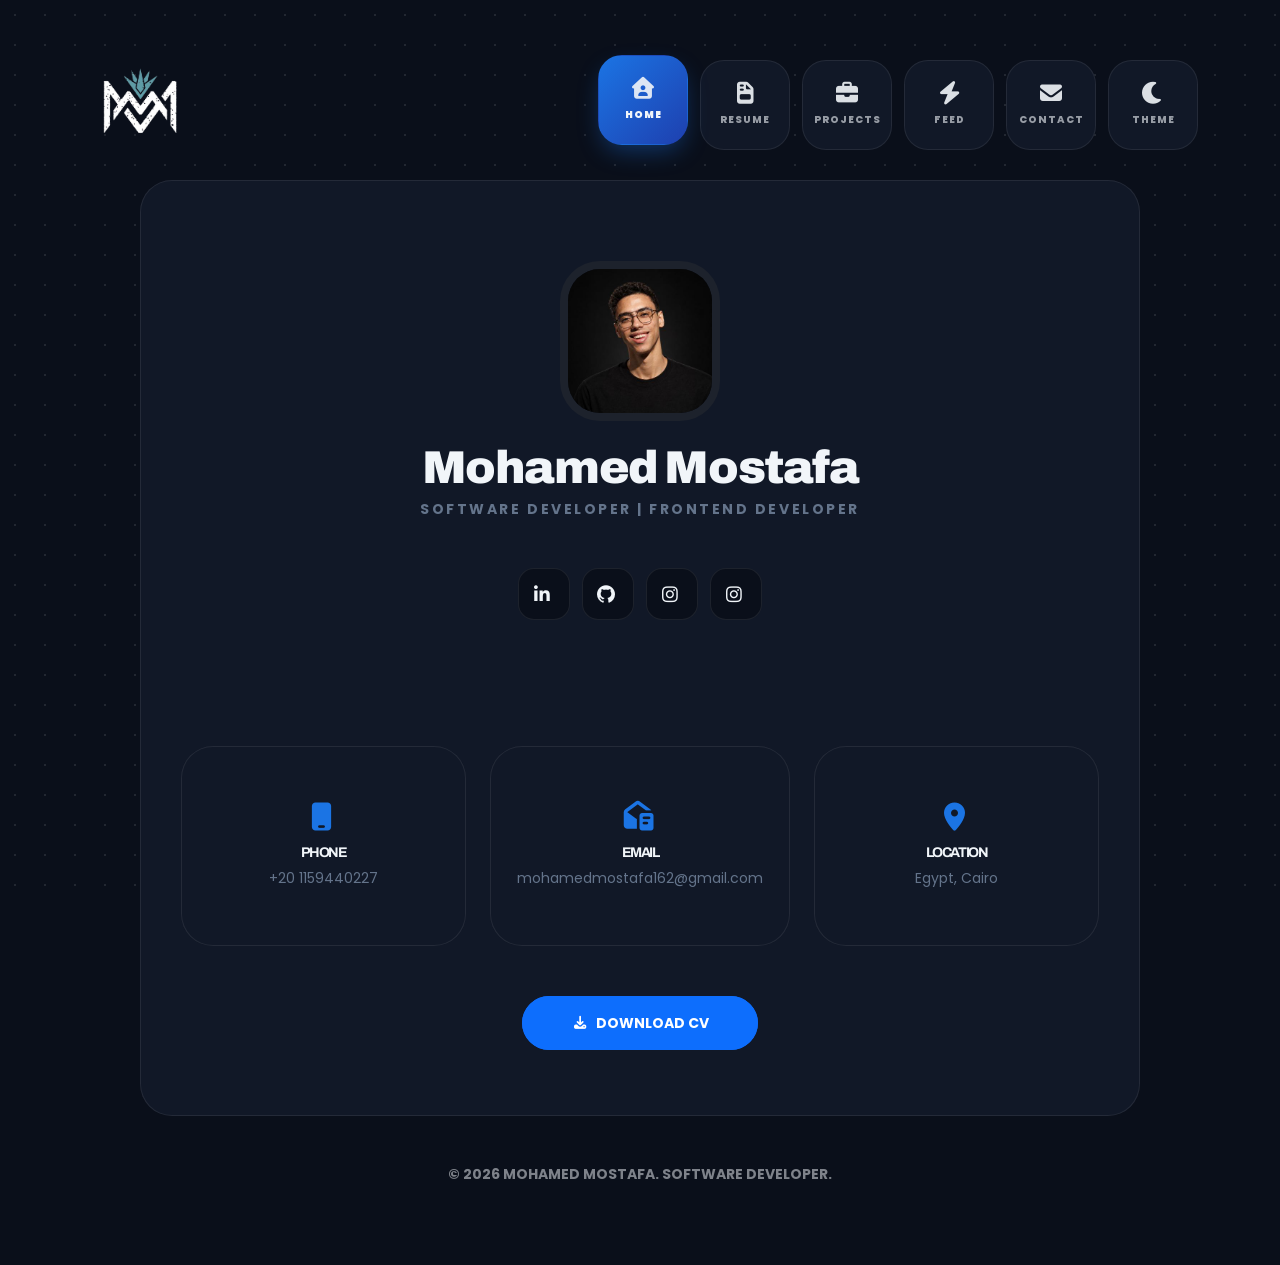
<file: index.html>
<!DOCTYPE html>
<html lang="en">

<head>
    <meta charset="UTF-8" />
    <meta name="viewport" content="width=device-width, initial-scale=1.0" />
    <meta http-equiv="X-UA-Compatible" content="ie=edge" />
    <meta name="description" content="Mohamed Mostafa Portfolio" />
    <title>Mohamed Mostafa | Frontend Developer</title>
    <!-- Fav Icon  -->
    <link rel="icon" href="./assets/images/MM_transparent.png" type="image/png">
    <!-- google fonts -->
    <!-- Poppins Font -->
    <link rel="preconnect" href="https://fonts.googleapis.com">
    <link rel="preconnect" href="https://fonts.gstatic.com" crossorigin>
    <link
        href="https://fonts.googleapis.com/css2?family=Poppins:ital,wght@0,100;0,200;0,300;0,400;0,500;0,600;0,700;0,800;0,900;1,100;1,200;1,300;1,400;1,500;1,600;1,700;1,800;1,900&display=swap"
        rel="stylesheet">
    <!-- Archivo Font -->
    <link rel="preconnect" href="https://fonts.googleapis.com">
    <link rel="preconnect" href="https://fonts.gstatic.com" crossorigin>
    <link href="https://fonts.googleapis.com/css2?family=Archivo:ital,wght@0,100..900;1,100..900&display=swap"
        rel="stylesheet">
    <!-- Font Awesome -->
    <link rel="stylesheet" href="./assets/css/all.min.css">
    <!-- Main File Css -->
    <link rel="stylesheet" href="./assets/css/style.css">
</head>

<body>
    <div class="wrapper">
        <div class="main-content">
            <div class="container">
                <!-- START HEADER -->
                <header class="main_header">
                    <div class="logo_Profile">
                        <!-- <a href="index.html">&lt;Mohamed Mostafa &sol;&gt;</a> -->
                        <a href="index.html" class="logo">
                            <img src="./assets/images/MM_transparent.png" alt="Mohamed Mostafa" loding="lazy">
                        </a>
                    </div>
                    <nav>
                        <a href="index.html" class="active">
                            <i class="fa-solid fa-house-user"></i>
                            <span>Home</span>
                        </a>
                        <a href="resume.html">
                            <i class="fa-solid fa-file-invoice"></i>
                            <span>Resume</span>
                        </a>
                        <a href="projects.html">
                            <i class="fa-solid fa-briefcase"></i>
                            <span>Projects</span>
                        </a>
                        <a href="feeds.html">
                            <i class="fa-solid fa-bolt"></i>
                            <span>feed</span>
                        </a>
                        <a href="contact.html">
                            <i class="fa-solid fa-envelope"></i>
                            <span>Contact</span>
                        </a>
                        <a>
                            <!-- <i class="fa-solid fa-sun"></i> -->
                            <i class="fa-solid fa-moon"></i>
                            <span>theme</span>
                        </a>
                    </nav>
                </header>
                <!-- END HEADER -->
                <!-- START CARD MASTER -->
                <main class="card-master card">
                    <div class="avatar-box">
                        <div class="img-profile">
                            <img src="./assets/images/mohamed.jfif" alt="Mohamed Mostafa" loding="lazy">
                        </div>
                        <h1 class="profile-title">Mohamed Mostafa</h1>
                        <p class="profile-job">Software Developer | Frontend Developer</p>
                        <div class="social-links">
                            <ul class="social-list">
                                <li class="social-item">
                                    <a href="#" class="social-link"><i class="fa-brands fa-linkedin-in"></i></a>
                                </li>
                                <li class="social-item">
                                    <a href="#" class="social-link"><i class="fa-brands fa-github"></i></a>
                                </li>
                                <li class="social-item">
                                    <a href="#" class="social-link"><i class="fa-brands fa-instagram"></i></a>
                                </li>
                                <li class="social-item">
                                    <a href="#" class="social-link"><i class="fa-brands fa-instagram"></i></a>
                                </li>
                            </ul>
                        </div>
                    </div>

                    <div class="contact">
                        <div class="contact-card">
                            <div class="contact-info">
                                <i class="fa-solid fa-mobile"></i>
                                <h5>Phone</h5>
                                <p>+20 1159440227</p>
                            </div>
                        </div>

                        <div class="contact-card">
                            <div class="contact-info">
                                <i class="fa-solid fa-envelope-open-text"></i>
                                <h5>Email</h5>
                                <p>mohamedmostafa162@gmail.com</p>
                            </div>
                        </div>

                        <div class="contact-card">
                            <div class="contact-info">
                                <i class="fa-solid fa-location-dot"></i>
                                <h5>Location</h5>
                                <p>Egypt, Cairo</p>
                            </div>
                        </div>

                    </div>
                    <div class="download_cv">
                        <a class="btn-primary" href="./assets/files/Mohamed Mostafa (CV).pdf" download>
                            <i class="fa-solid fa-download me-2"></i>
                            Download CV
                        </a>
                    </div>
                </main>
                <!-- END CARD MASTER -->
                <!-- START FOOTER -->
                <footer>
                    <p>© 2026 MOHAMED MOSTAFA. Software Developer.</p>
                </footer>
                <!-- END FOOTER -->
            </div>
        </div>
    </div>

</body>

</html>
</file>
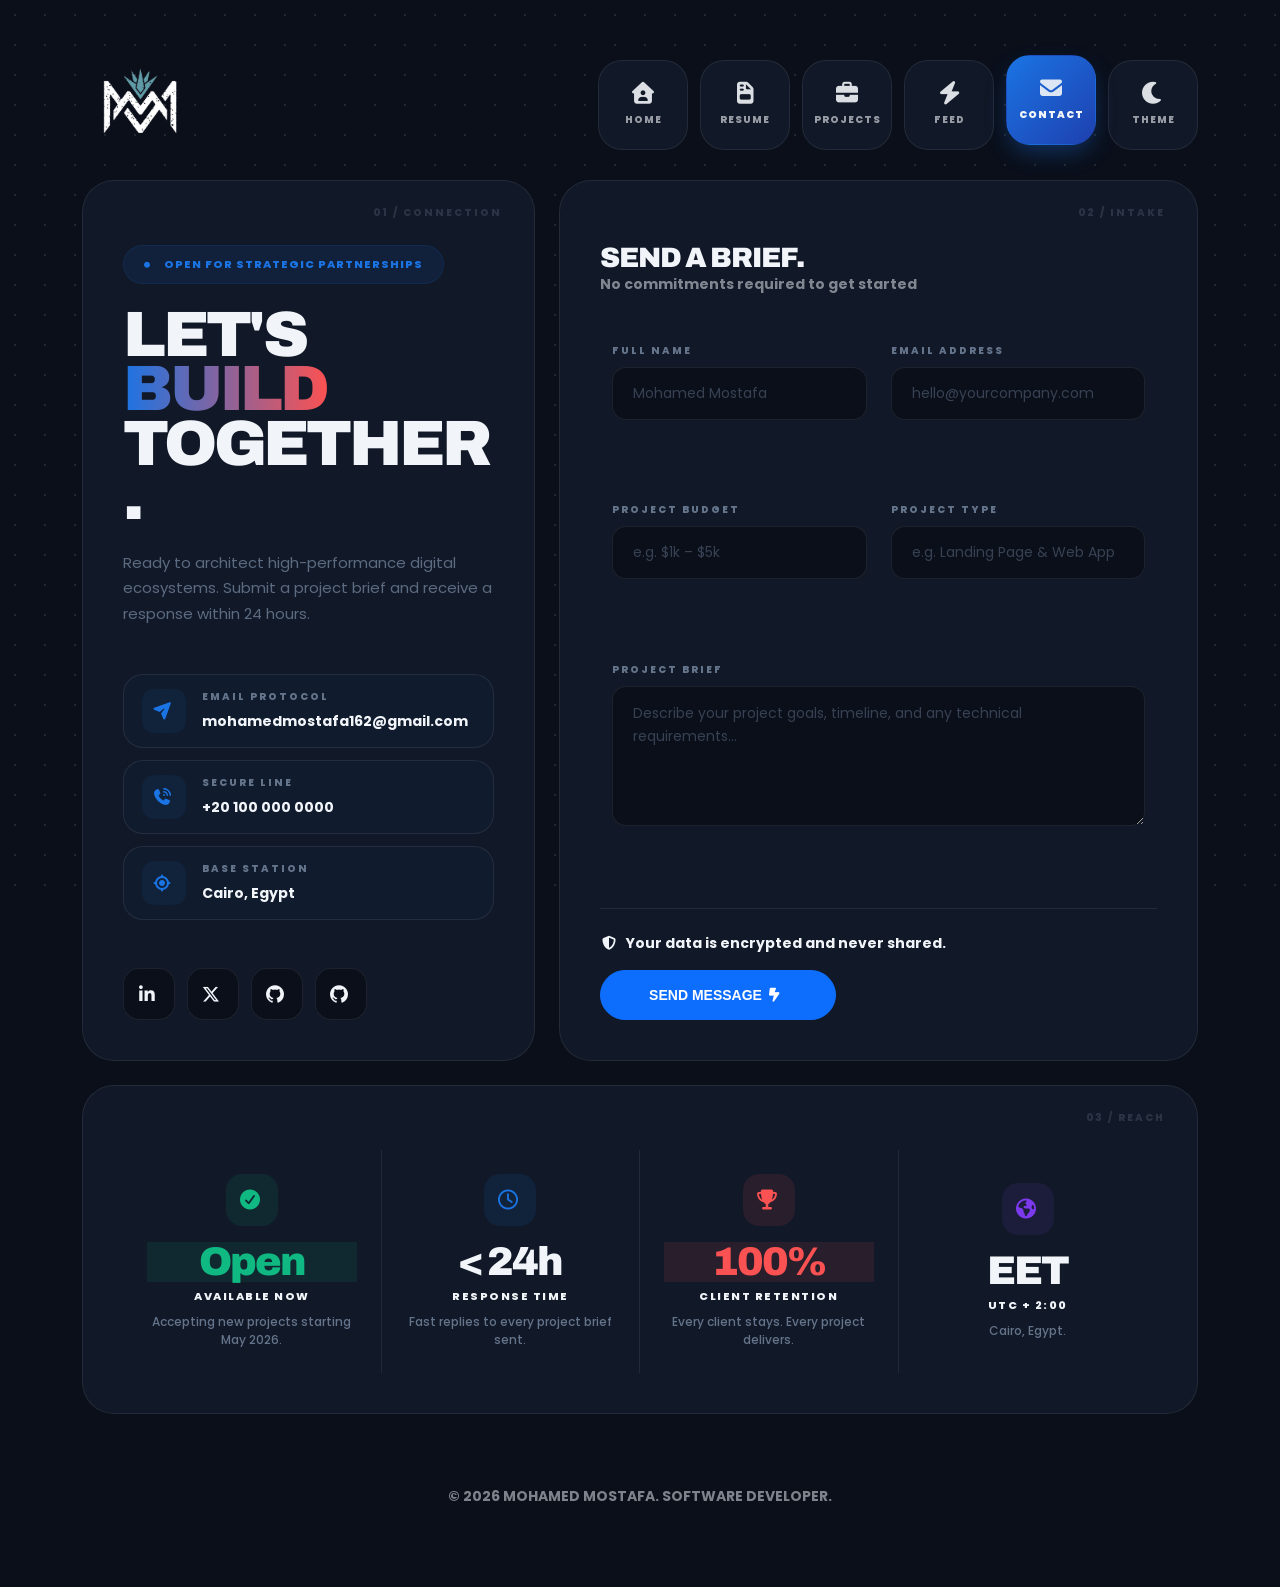
<file: contact.html>
<!DOCTYPE html>
<html lang="en">

<head>
    <meta charset="UTF-8" />
    <meta name="viewport" content="width=device-width, initial-scale=1.0" />
    <meta http-equiv="X-UA-Compatible" content="ie=edge" />
    <meta name="description" content="Mohamed Mostafa Portfolio" />
    <title>Mohamed Mostafa | Frontend Developer</title>
    <link rel="icon" href="./assets/images/MM_transparent.png" type="image/png">
    <!-- google fonts -->
    <!-- Poppins Font -->
    <link rel="preconnect" href="https://fonts.googleapis.com">
    <link rel="preconnect" href="https://fonts.gstatic.com" crossorigin>
    <link
        href="https://fonts.googleapis.com/css2?family=Poppins:ital,wght@0,100;0,200;0,300;0,400;0,500;0,600;0,700;0,800;0,900;1,100;1,200;1,300;1,400;1,500;1,600;1,700;1,800;1,900&display=swap"
        rel="stylesheet">
    <!-- Archivo Font -->
    <link rel="preconnect" href="https://fonts.googleapis.com">
    <link rel="preconnect" href="https://fonts.gstatic.com" crossorigin>
    <link href="https://fonts.googleapis.com/css2?family=Archivo:ital,wght@0,100..900;1,100..900&display=swap"
        rel="stylesheet">
    <!-- Font Awesome -->
    <link rel="stylesheet" href="./assets/css/all.min.css">
    <!-- Main File Css -->
    <link rel="stylesheet" href="./assets/css/style.css">
</head>

<body>
    <div class="wrapper">
        <div class="main-content">
            <div class="container">
                <!-- START HEADER -->
                <header class="main_header">
                    <div class="logo_Profile">
                        <!-- <a href="index.html">&lt;Mohamed Mostafa &sol;&gt;</a> -->
                        <a href="index.html" class="logo">
                            <img src="./assets/images/MM_transparent.png" alt="Mohamed Mostafa" loding="lazy">
                        </a>
                    </div>
                    <nav>
                        <a href="index.html">
                            <i class="fa-solid fa-house-user"></i>
                            <span>Home</span>
                        </a>
                        <a href="resume.html">
                            <i class="fa-solid fa-file-invoice"></i>
                            <span>Resume</span>
                        </a>
                        <a href="projects.html">
                            <i class="fa-solid fa-briefcase"></i>
                            <span>Projects</span>
                        </a>
                        <a href="feeds.html">
                            <i class="fa-solid fa-bolt"></i>
                            <span>feed</span>
                        </a>
                        <a href="contact.html" class="active">
                            <i class="fa-solid fa-envelope"></i>
                            <span>Contact</span>
                        </a>
                        <a>
                            <!-- <i class="fa-solid fa-sun"></i> -->
                            <i class="fa-solid fa-moon"></i>
                            <span>theme</span>
                        </a>
                    </nav>
                </header>
                <!-- END HEADER -->
                <!-- START CARD MASTER -->
                <main class="contact-main-content">
                    <div class="contact-grid">
                        <!-- LEFT: Headline + Quick Reach + Social -->
                        <div class="connection-card card">
                            <span class="card-number">01 / Connection</span>
                            <div class="connection-intro">
                                <div class="status-badge badge-status">
                                    <i class="fa-solid fa-circle"></i>
                                    Open for Strategic Partnerships
                                </div>
                                <h1 class="connection-title">LET'S<br><span>BUILD</span><br>TOGETHER.</h1>
                                <p class="connection-desc">Ready to architect high-performance digital ecosystems.
                                    Submit a project brief and receive a response within 24 hours.</p>
                            </div>
                            <!-- Quick Reach Channels -->
                            <div class="reach-list">
                                <div class="reach-item">
                                    <div class="reach-icon">
                                        <i class="fa-solid fa-paper-plane"></i>
                                    </div>
                                    <div class="reach-info">
                                        <span class="reach-label">Email Protocol</span>
                                        <a href="mailto:mohamedmostafa162@gmail.com"
                                            class="reach-value">mohamedmostafa162@gmail.com</a>
                                    </div>
                                </div>
                                <div class="reach-item">
                                    <div class="reach-icon">
                                        <i class="fa-solid fa-phone-volume"></i>
                                    </div>
                                    <div class="reach-info">
                                        <span class="reach-label">Secure Line</span>
                                        <a href="tel:+201000000000" class="reach-value">+20 100 000 0000</a>
                                    </div>
                                </div>
                                <div class="reach-item">
                                    <div class="reach-icon">
                                        <i class="fa-solid fa-location-crosshairs"></i>
                                    </div>
                                    <div class="reach-info">
                                        <span class="reach-label">Base Station</span>
                                        <span class="reach-value">Cairo, Egypt</span>
                                    </div>
                                </div>
                            </div>

                            <!-- Social Links -->
                            <div class="social-links social-links--pill">
                                <ul class="social-list">
                                    <li class="social-item">
                                        <a href="#" class="social-link"><i class="fa-brands fa-linkedin-in"></i></a>
                                    </li>
                                    <li class="social-item">
                                        <a href="#" class="social-link"><i class="fa-brands fa-x-twitter"></i></a>
                                    </li>
                                    <li class="social-item">
                                        <a href="#" class="social-link"><i class="fa-brands fa-github"></i></a>
                                    </li>
                                    <li class="social-item">
                                        <a href="#" class="social-link"><i class="fa-brands fa-github"></i></a>
                                    </li>
                                </ul>
                            </div>
                        </div>

                        <!-- RIGHT: Contact Form -->
                        <div class="intake-card card">
                            <span class="card-number">02 / Intake</span>

                            <div class="intake-intro">
                                <h2 class="intake-title">Send a Brief.</h2>
                                <p class="intake-subtitle">No commitments required to get started</p>
                            </div>

                            <form id="contact-form" class="intake-form">
                                <div class="form-row">
                                    <div class="form-field">
                                        <label for="name">Full Name</label>
                                        <input type="text" id="name" class="form-input" placeholder="Mohamed Mostafa"
                                            required>
                                    </div>
                                    <div class="form-field">
                                        <label for="email">Email Address</label>
                                        <input type="email" id="email" class="form-input"
                                            placeholder="hello@yourcompany.com" required>
                                    </div>
                                    <div class="form-field">
                                        <label for="budget">Project Budget</label>
                                        <input type="text" id="budget" class="form-input" placeholder="e.g. $1k – $5k">
                                    </div>
                                    <div class="form-field">
                                        <label for="subject">Project Type</label>
                                        <input type="text" id="subject" class="form-input"
                                            placeholder="e.g. Landing Page & Web App" required>
                                    </div>
                                    <div class="form-field form-field--full">
                                        <label for="message">Project Brief</label>
                                        <textarea id="message" class="form-input form-textarea"
                                            placeholder="Describe your project goals, timeline, and any technical requirements..."
                                            required></textarea>
                                    </div>
                                </div>

                                <div class="form-footer">
                                    <p class="form-note">
                                        <i class="fa-solid fa-shield-halved me-2"></i>Your data is encrypted and never
                                        shared.
                                    </p>
                                    <button type="submit" class="btn intake-submit">
                                        Send Message <i class="fa-solid fa-bolt-lightning ms-2"></i>
                                    </button>
                                </div>
                            </form>
                        </div>

                    </div>

                    <!-- STATS BAR -->
                    <div class="reach-stats-card card">
                        <span class="card-number">03 / Reach</span>

                        <div class="reach-stats-list">
                            <div class="reach-stat-item">
                                <div class="reach-stat-icon reach-stat-icon--green">
                                    <i class="fa-solid fa-circle-check"></i>
                                </div>
                                <div class="reach-stat-metric reach-stat-metric--green">Open</div>
                                <div class="reach-stat-title">Available Now</div>
                                <div class="reach-stat-desc">Accepting new projects starting May 2026.</div>
                            </div>

                            <div class="reach-stat-item">
                                <div class="reach-stat-icon reach-stat-icon--blue">
                                    <i class="fa-regular fa-clock"></i>
                                </div>
                                <div class="reach-stat-metric">&lt; 24h</div>
                                <div class="reach-stat-title">Response Time</div>
                                <div class="reach-stat-desc">Fast replies to every project brief sent.</div>
                            </div>

                            <div class="reach-stat-item">
                                <div class="reach-stat-icon reach-stat-icon--coral">
                                    <i class="fa-solid fa-trophy"></i>
                                </div>
                                <div class="reach-stat-metric reach-stat-metric--coral">100%</div>
                                <div class="reach-stat-title">Client Retention</div>
                                <div class="reach-stat-desc">Every client stays. Every project delivers.</div>
                            </div>

                            <div class="reach-stat-item">
                                <div class="reach-stat-icon reach-stat-icon--purple">
                                    <i class="fa-solid fa-earth-americas"></i>
                                </div>
                                <div class="reach-stat-metric">EET</div>
                                <div class="reach-stat-title">UTC + 2:00</div>
                                <div class="reach-stat-desc">Cairo, Egypt.</div>
                            </div>
                        </div>
                    </div>

                </main>
                <!-- END CARD MASTER -->
                <!-- START FOOTER -->
                <footer>
                    <p>© 2026 MOHAMED MOSTAFA. Software Developer.</p>
                </footer>
                <!-- END FOOTER -->
            </div>
        </div>
    </div>

</body>

</html>
</file>
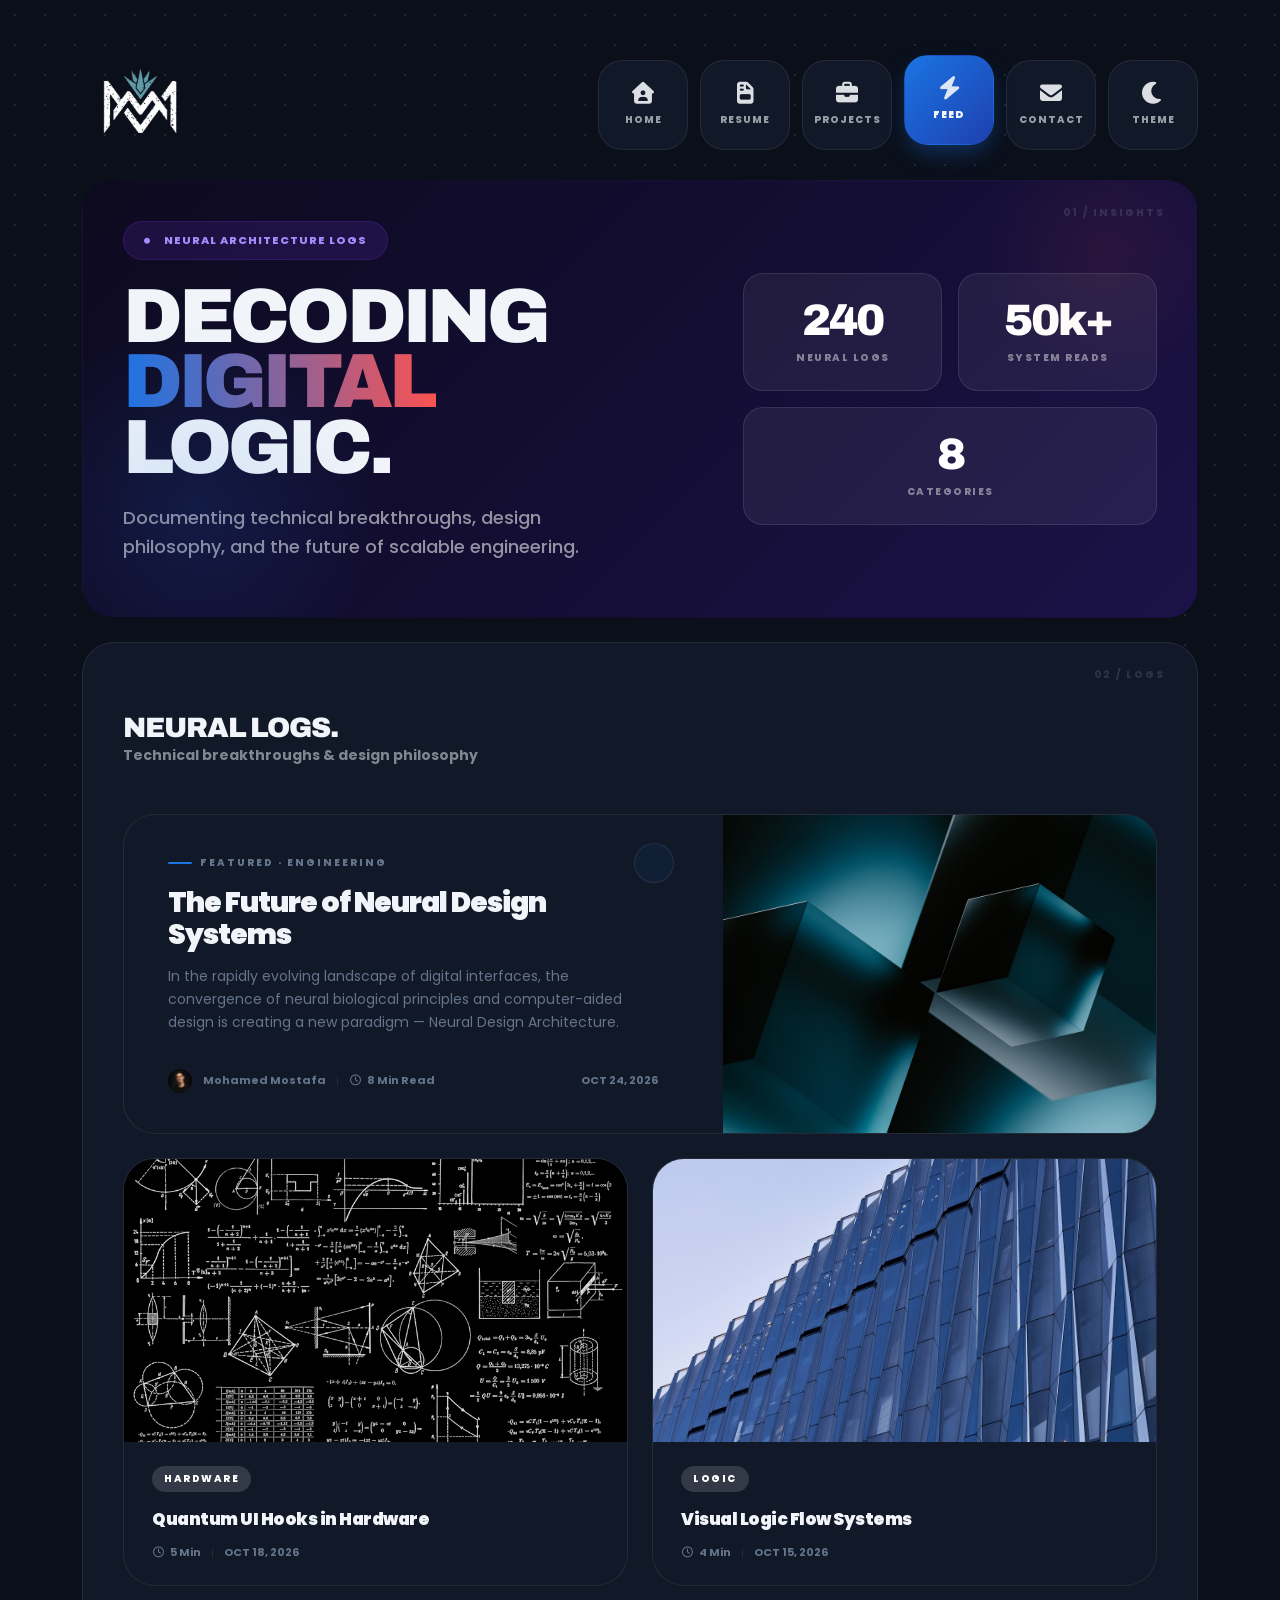
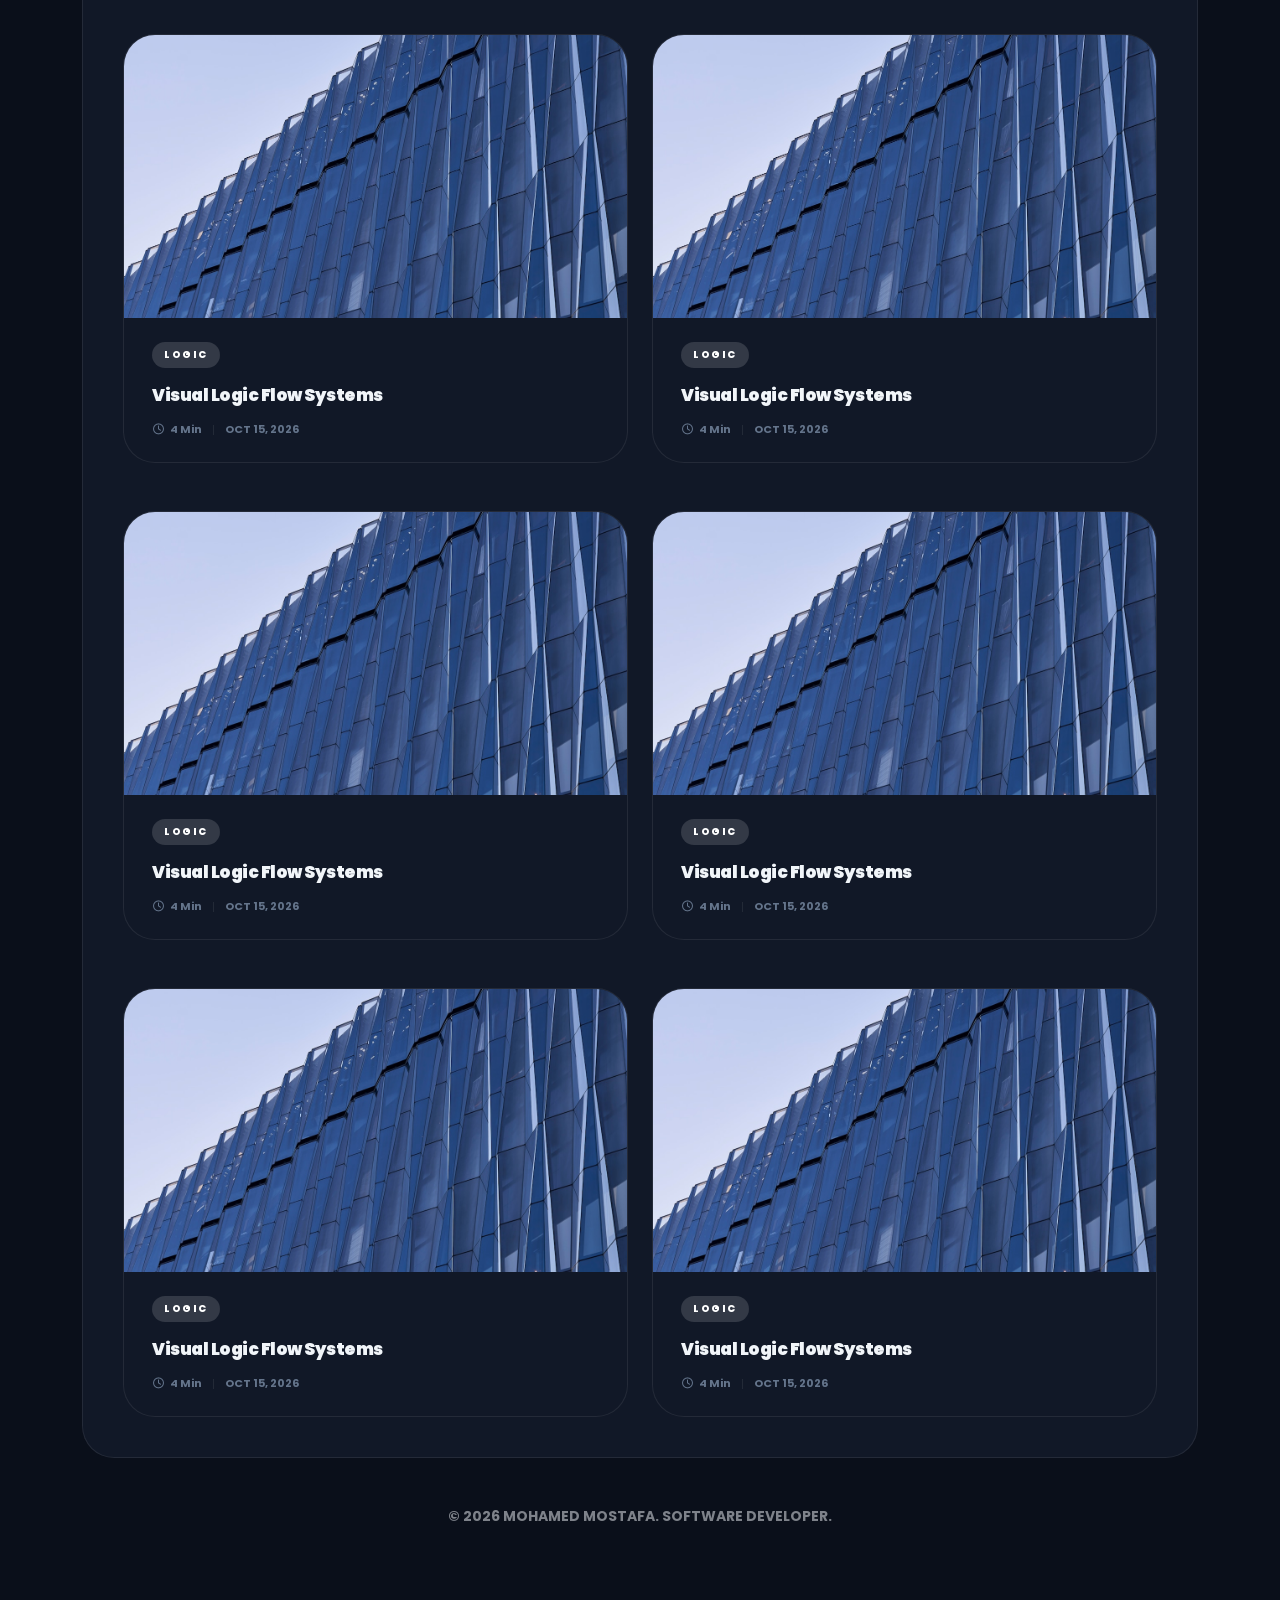
<file: feeds.html>
<!DOCTYPE html>
<html lang="en">

<head>
    <meta charset="UTF-8" />
    <meta name="viewport" content="width=device-width, initial-scale=1.0" />
    <meta http-equiv="X-UA-Compatible" content="ie=edge" />
    <meta name="description" content="Mohamed Mostafa Portfolio" />
    <title>Mohamed Mostafa | Frontend Developer</title>
    <link rel="icon" href="./assets/images/MM_transparent.png" type="image/png">
    <!-- google fonts -->
    <!-- Poppins Font -->
    <link rel="preconnect" href="https://fonts.googleapis.com">
    <link rel="preconnect" href="https://fonts.gstatic.com" crossorigin>
    <link
        href="https://fonts.googleapis.com/css2?family=Poppins:ital,wght@0,100;0,200;0,300;0,400;0,500;0,600;0,700;0,800;0,900;1,100;1,200;1,300;1,400;1,500;1,600;1,700;1,800;1,900&display=swap"
        rel="stylesheet">
    <!-- Archivo Font -->
    <link rel="preconnect" href="https://fonts.googleapis.com">
    <link rel="preconnect" href="https://fonts.gstatic.com" crossorigin>
    <link href="https://fonts.googleapis.com/css2?family=Archivo:ital,wght@0,100..900;1,100..900&display=swap"
        rel="stylesheet">
    <!-- Font Awesome -->
    <link rel="stylesheet" href="./assets/css/all.min.css">
    <!-- Main File Css -->
    <link rel="stylesheet" href="./assets/css/style.css">
</head>

<body>
    <div class="wrapper">
        <div class="main-content">
            <div class="container">
                <!-- START HEADER -->
                <header class="main_header">
                    <div class="logo_Profile">
                        <!-- <a href="index.html">&lt;Mohamed Mostafa &sol;&gt;</a> -->
                        <a href="index.html" class="logo">
                            <img src="./assets/images/MM_transparent.png" alt="Mohamed Mostafa" loding="lazy">
                        </a>
                    </div>
                    <nav>
                        <a href="index.html">
                            <i class="fa-solid fa-house-user"></i>
                            <span>Home</span>
                        </a>
                        <a href="resume.html">
                            <i class="fa-solid fa-file-invoice"></i>
                            <span>Resume</span>
                        </a>
                        <a href="projects.html">
                            <i class="fa-solid fa-briefcase"></i>
                            <span>Projects</span>
                        </a>
                        <a href="feeds.html" class="active">
                            <i class="fa-solid fa-bolt"></i>
                            <span>feed</span>
                        </a>
                        <a href="contact.html">
                            <i class="fa-solid fa-envelope"></i>
                            <span>Contact</span>
                        </a>
                        <a>
                            <!-- <i class="fa-solid fa-sun"></i> -->
                            <i class="fa-solid fa-moon"></i>
                            <span>theme</span>
                        </a>
                    </nav>
                </header>
                <!-- END HEADER -->
                <!-- START CARD MASTER -->
                <main class="feed-main-content">
                    <section class="feed-banner-card card">
                        <span class="card-number">01 / Insights</span>
                        <div class="feeds-banner banner">
                            <div class="feeds-intro intro">
                                <div class="badge-status">
                                    <i class="fa-solid fa-circle"></i>
                                    Neural Architecture Logs
                                </div>
                                <h1 class="hero-title">DECODING<br><span>DIGITAL</span><br>LOGIC.</h1>
                                <p class="hero-desc">Documenting technical breakthroughs, design philosophy, and the
                                    future of scalable engineering.</p>
                            </div>
                            <div class="banner-stats">
                                <div class="banner-stat">
                                    <span class="banner-stat-num">240</span>
                                    <span class="banner-stat-label">Neural Logs</span>
                                </div>
                                <div class="banner-stat">
                                    <span class="banner-stat-num">50k+</span>
                                    <span class="banner-stat-label">System Reads</span>
                                </div>
                                <div class="banner-stat">
                                    <span class="banner-stat-num">8</span>
                                    <span class="banner-stat-label">Categories</span>
                                </div>
                            </div>
                        </div>
                    </section>

                    <!-- Hub: Feeds -->
                    <section class="feed-hub-card card">
                        <span class="card-number">02 / Logs</span>

                        <div class="hub-header">
                            <div class="hub-heading">
                                <h2 class="card-title hub-title">Neural Logs.</h2>
                                <p class="hub-subtitle">Technical breakthroughs &amp; design philosophy</p>
                            </div>
                        </div>

                        <div class="feed-list">
                            <!-- Featured Article -->
                            <article class="feed-featured card">
                                <div class="feed-featured-body">
                                    <span class="feed-label">Featured · Engineering</span>
                                    <a href="#" class="feed-featured-title">The Future of Neural Design Systems</a>
                                    <p class="feed-excerpt">In the rapidly evolving landscape of digital interfaces, the
                                        convergence of neural biological principles and computer-aided design is
                                        creating a new paradigm — Neural Design Architecture.</p>
                                    <div class="feed-meta">
                                        <img src="./assets/images/mohamed.jfif" alt="Mohamed Mostafa"
                                            class="feed-avatar">
                                        <span>Mohamed Mostafa</span>
                                        <span class="feed-divider"></span>
                                        <span><i class="fa-regular fa-clock me-1"></i>8 Min Read</span>
                                        <span class="feed-date">OCT 24, 2026</span>
                                    </div>
                                    <span class="feed-arrow"><i class="fa-solid fa-arrow-up-right"></i></span>
                                </div>
                                <div class="feed-featured-img">
                                    <img src="./assets/images/blog-1.jpg" alt="Neural Design Systems" loading="lazy">
                                </div>
                            </article>

                            <!-- Regular Articles Grid -->
                            <div class="feed-grid">

                                <article class="feed-item card">
                                    <div class="feed-item-img">
                                        <img src="./assets/images/project-2.webp" alt="Quantum UI Hooks" loading="lazy">
                                    </div>
                                    <div class="feed-item-body">
                                        <span class="post-tag tag-hardware">Hardware</span>
                                        <a href="#" class="feed-item-title">Quantum UI Hooks in Hardware</a>
                                        <div class="feed-meta">
                                            <span><i class="fa-regular fa-clock me-1"></i>5 Min</span>
                                            <span class="feed-divider"></span>
                                            <span>OCT 18, 2026</span>
                                        </div>
                                    </div>
                                </article>

                                <article class="feed-item card">
                                    <div class="feed-item-img">
                                        <img src="./assets/images/blog-3.jpg" alt="Visual Logic Flow" loading="lazy">
                                    </div>
                                    <div class="feed-item-body">
                                        <span class="post-tag tag-logic">Logic</span>
                                        <a href="#" class="feed-item-title">Visual Logic Flow Systems</a>
                                        <div class="feed-meta">
                                            <span><i class="fa-regular fa-clock me-1"></i>4 Min</span>
                                            <span class="feed-divider"></span>
                                            <span>OCT 15, 2026</span>
                                        </div>
                                    </div>
                                </article>

                                <article class="feed-item card">
                                    <div class="feed-item-img">
                                        <img src="./assets/images/blog-3.jpg" alt="Visual Logic Flow" loading="lazy">
                                    </div>
                                    <div class="feed-item-body">
                                        <span class="post-tag tag-logic">Logic</span>
                                        <a href="#" class="feed-item-title">Visual Logic Flow Systems</a>
                                        <div class="feed-meta">
                                            <span><i class="fa-regular fa-clock me-1"></i>4 Min</span>
                                            <span class="feed-divider"></span>
                                            <span>OCT 15, 2026</span>
                                        </div>
                                    </div>
                                </article>

                                <article class="feed-item card">
                                    <div class="feed-item-img">
                                        <img src="./assets/images/blog-3.jpg" alt="Visual Logic Flow" loading="lazy">
                                    </div>
                                    <div class="feed-item-body">
                                        <span class="post-tag tag-logic">Logic</span>
                                        <a href="#" class="feed-item-title">Visual Logic Flow Systems</a>
                                        <div class="feed-meta">
                                            <span><i class="fa-regular fa-clock me-1"></i>4 Min</span>
                                            <span class="feed-divider"></span>
                                            <span>OCT 15, 2026</span>
                                        </div>
                                    </div>
                                </article>

                                <article class="feed-item card">
                                    <div class="feed-item-img">
                                        <img src="./assets/images/blog-3.jpg" alt="Visual Logic Flow" loading="lazy">
                                    </div>
                                    <div class="feed-item-body">
                                        <span class="post-tag tag-logic">Logic</span>
                                        <a href="#" class="feed-item-title">Visual Logic Flow Systems</a>
                                        <div class="feed-meta">
                                            <span><i class="fa-regular fa-clock me-1"></i>4 Min</span>
                                            <span class="feed-divider"></span>
                                            <span>OCT 15, 2026</span>
                                        </div>
                                    </div>
                                </article>

                                <article class="feed-item card">
                                    <div class="feed-item-img">
                                        <img src="./assets/images/blog-3.jpg" alt="Visual Logic Flow" loading="lazy">
                                    </div>
                                    <div class="feed-item-body">
                                        <span class="post-tag tag-logic">Logic</span>
                                        <a href="#" class="feed-item-title">Visual Logic Flow Systems</a>
                                        <div class="feed-meta">
                                            <span><i class="fa-regular fa-clock me-1"></i>4 Min</span>
                                            <span class="feed-divider"></span>
                                            <span>OCT 15, 2026</span>
                                        </div>
                                    </div>
                                </article>

                                <article class="feed-item card">
                                    <div class="feed-item-img">
                                        <img src="./assets/images/blog-3.jpg" alt="Visual Logic Flow" loading="lazy">
                                    </div>
                                    <div class="feed-item-body">
                                        <span class="post-tag tag-logic">Logic</span>
                                        <a href="#" class="feed-item-title">Visual Logic Flow Systems</a>
                                        <div class="feed-meta">
                                            <span><i class="fa-regular fa-clock me-1"></i>4 Min</span>
                                            <span class="feed-divider"></span>
                                            <span>OCT 15, 2026</span>
                                        </div>
                                    </div>
                                </article>

                                <article class="feed-item card">
                                    <div class="feed-item-img">
                                        <img src="./assets/images/blog-3.jpg" alt="Visual Logic Flow" loading="lazy">
                                    </div>
                                    <div class="feed-item-body">
                                        <span class="post-tag tag-logic">Logic</span>
                                        <a href="#" class="feed-item-title">Visual Logic Flow Systems</a>
                                        <div class="feed-meta">
                                            <span><i class="fa-regular fa-clock me-1"></i>4 Min</span>
                                            <span class="feed-divider"></span>
                                            <span>OCT 15, 2026</span>
                                        </div>
                                    </div>
                                </article>
                                

                                <!-- كرر .feed-item لباقي المقالات -->

                            </div>
                        </div>
                    </section>

                </main>
                <!-- END CARD MASTER -->
                <!-- START FOOTER -->
                <footer>
                    <p>© 2026 MOHAMED MOSTAFA. Software Developer.</p>
                </footer>
                <!-- END FOOTER -->
            </div>
        </div>
    </div>

</body>

</html>
</file>
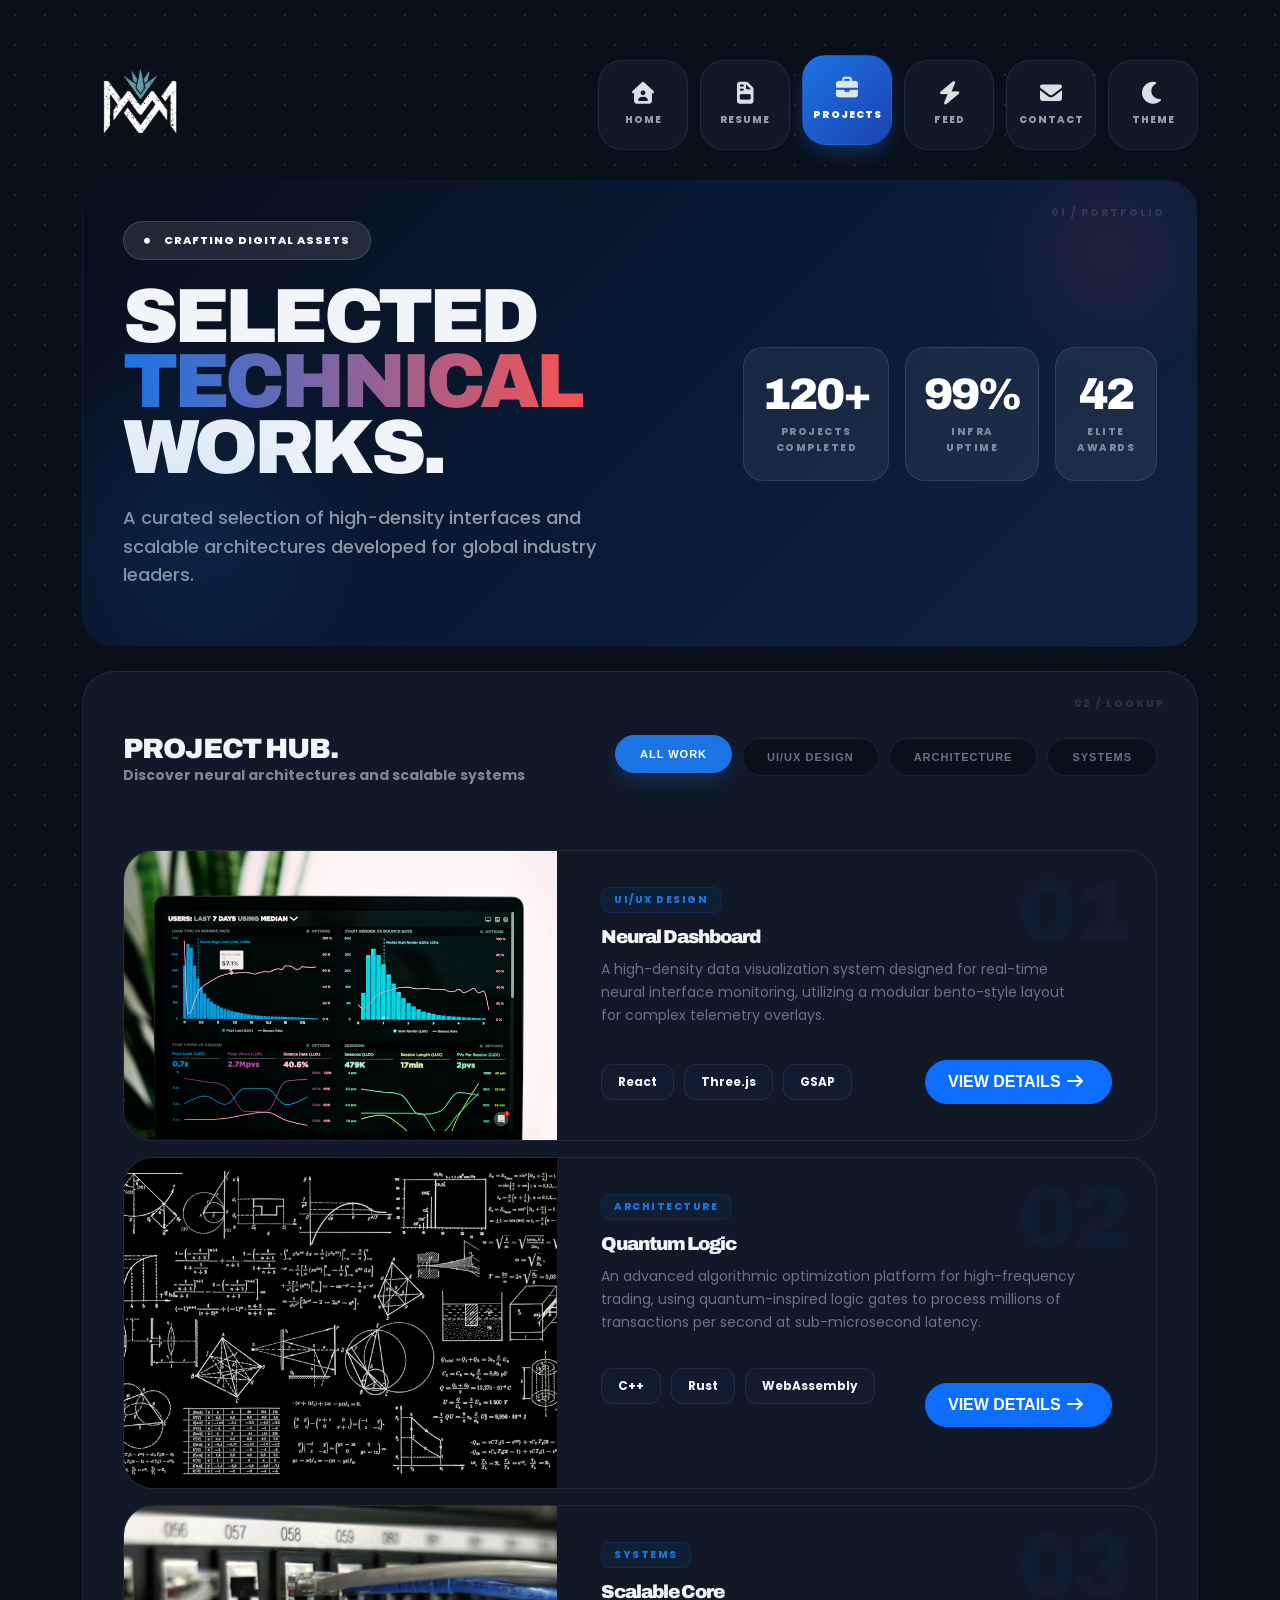
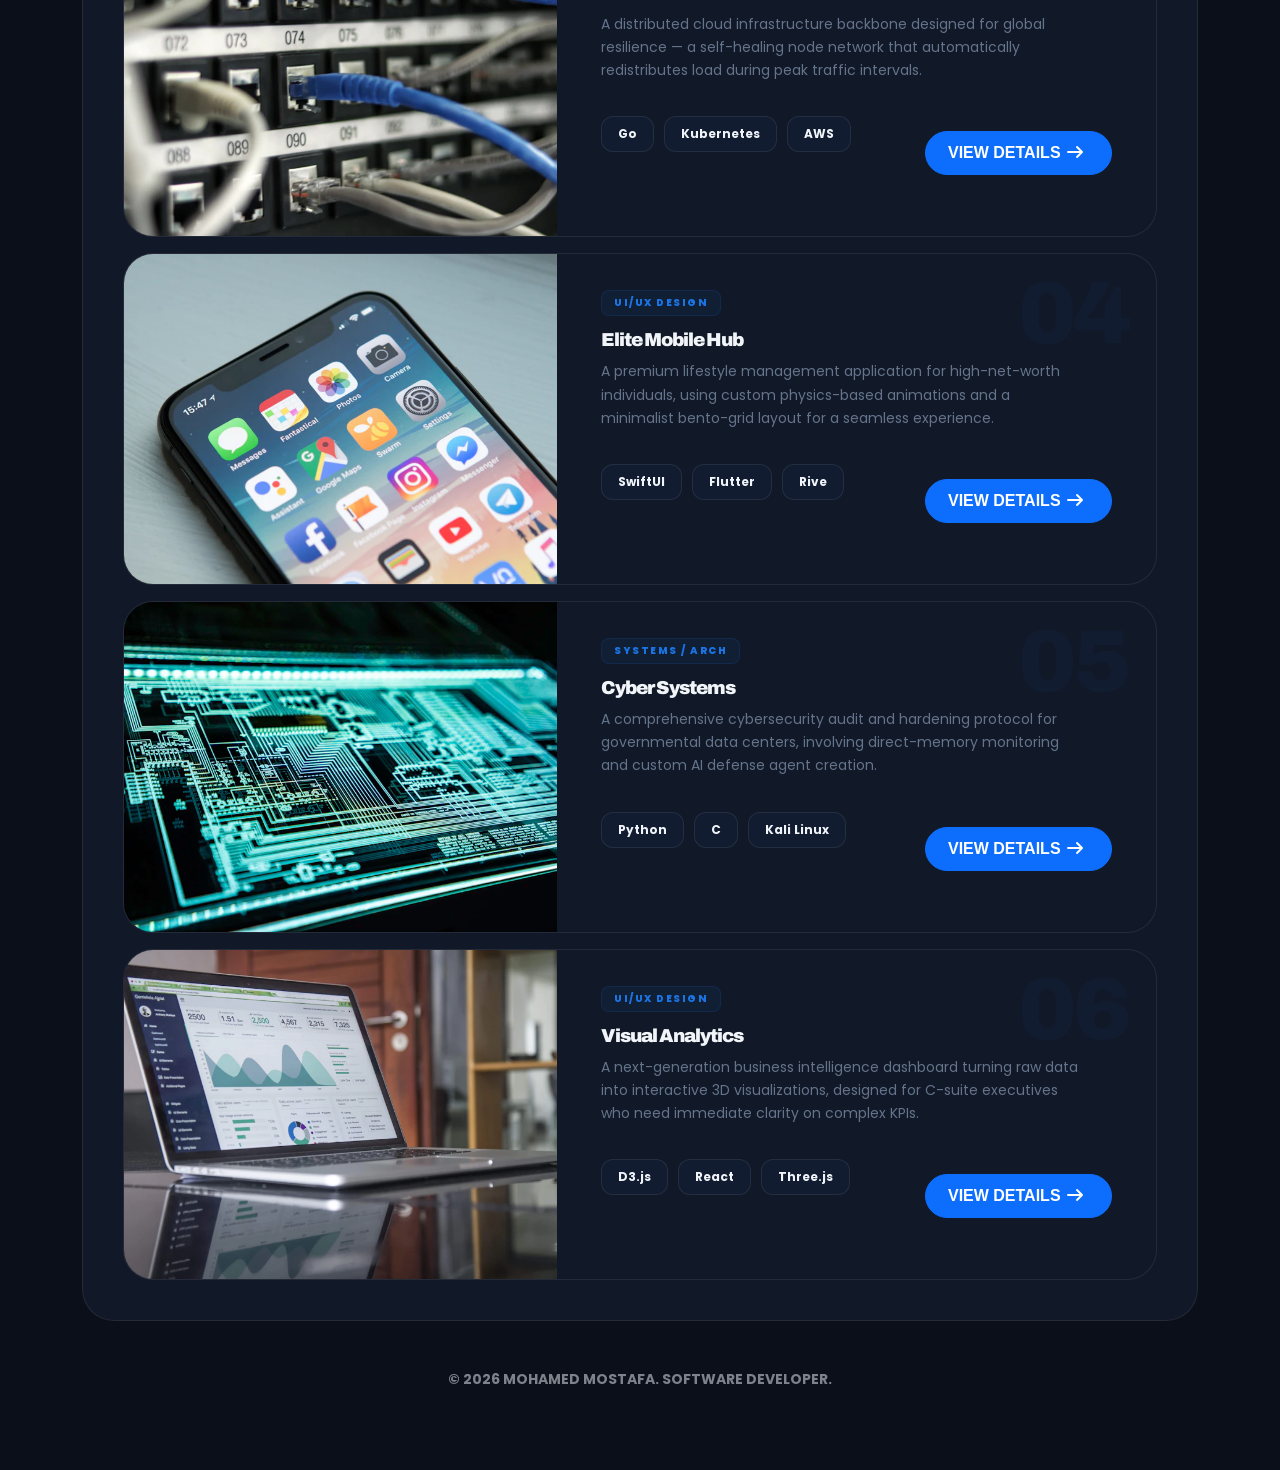
<file: projects.html>
<!DOCTYPE html>
<html lang="en">

<head>
    <meta charset="UTF-8" />
    <meta name="viewport" content="width=device-width, initial-scale=1.0" />
    <meta http-equiv="X-UA-Compatible" content="ie=edge" />
    <meta name="description" content="Mohamed Mostafa Portfolio" />
    <title>Mohamed Mostafa | Frontend Developer</title>
    <link rel="icon" href="./assets/images/MM_transparent.png" type="image/png">
    <!-- google fonts -->
    <!-- Poppins Font -->
    <link rel="preconnect" href="https://fonts.googleapis.com">
    <link rel="preconnect" href="https://fonts.gstatic.com" crossorigin>
    <link
        href="https://fonts.googleapis.com/css2?family=Poppins:ital,wght@0,100;0,200;0,300;0,400;0,500;0,600;0,700;0,800;0,900;1,100;1,200;1,300;1,400;1,500;1,600;1,700;1,800;1,900&display=swap"
        rel="stylesheet">
    <!-- Archivo Font -->
    <link rel="preconnect" href="https://fonts.googleapis.com">
    <link rel="preconnect" href="https://fonts.gstatic.com" crossorigin>
    <link href="https://fonts.googleapis.com/css2?family=Archivo:ital,wght@0,100..900;1,100..900&display=swap"
        rel="stylesheet">
    <!-- Font Awesome -->
    <link rel="stylesheet" href="./assets/css/all.min.css">
    <!-- Main File Css -->
    <link rel="stylesheet" href="./assets/css/style.css">
</head>

<body>
    <div class="wrapper">
        <div class="container">
            <!-- START HEADER -->
            <header class="main_header">
                <div class="logo_Profile">
                    <!-- <a href="index.html">&lt;Mohamed Mostafa &sol;&gt;</a> -->
                    <a href="index.html" class="logo">
                        <img src="./assets/images/MM_transparent.png" alt="Mohamed Mostafa" loding="lazy">
                    </a>
                </div>
                <nav>
                    <a href="index.html">
                        <i class="fa-solid fa-house-user"></i>
                        <span>Home</span>
                    </a>
                    <a href="resume.html">
                        <i class="fa-solid fa-file-invoice"></i>
                        <span>Resume</span>
                    </a>
                    <a href="projects.html" class="active">
                        <i class="fa-solid fa-briefcase"></i>
                        <span>Projects</span>
                    </a>
                    <a href="feeds.html">
                        <i class="fa-solid fa-bolt"></i>
                        <span>feed</span>
                    </a>
                    <a href="contact.html">
                        <i class="fa-solid fa-envelope"></i>
                        <span>Contact</span>
                    </a>
                    <a>
                        <!-- <i class="fa-solid fa-sun"></i> -->
                        <i class="fa-solid fa-moon"></i>
                        <span>theme</span>
                    </a>
                </nav>
            </header>
            <!-- END HEADER -->
            <!-- START CARD MASTER -->
            <main class="project-main-content">
                <section class="project-card card">
                    <span class="card-number">01 / PORTFOLIO</span>
                    <div class="project-banner banner">
                        <div class="project-intro intro">
                            <div class="badge-status">
                                <i class="fa-solid fa-circle"></i>
                                Crafting Digital Assets
                            </div>
                            <h1 class="hero-title">SELECTED<br><span>TECHNICAL</span><br>WORKS.</h1>
                            <p class="hero-desc">A curated selection of high-density interfaces and scalable
                                architectures developed for global industry leaders.</p>
                        </div>
                        <div class="banner-stats">
                            <div class="banner-stat">
                                <span class="banner-stat-num">120+</span>
                                <span class="banner-stat-label">Projects Completed</span>
                            </div>
                            <div class="banner-stat">
                                <span class="banner-stat-num">99%</span>
                                <span class="banner-stat-label">Infra Uptime</span>
                            </div>
                            <div class="banner-stat">
                                <span class="banner-stat-num">42</span>
                                <span class="banner-stat-label">Elite Awards</span>
                            </div>
                        </div>
                    </div>
                </section>
                <section class="project-hub-card card">
                    <span class="card-number">02 / LOOKUP</span>

                    <!-- Hub Header -->
                    <div class="hub-header">
                        <div class="hub-heading">
                            <h2 class="card-title hub-title">Project Hub.</h2>
                            <p class="hub-subtitle">Discover neural architectures and scalable systems</p>
                        </div>
                        <div class="filter-group">
                            <button class="filter-btn active" data-filter="*">All Work</button>
                            <button class="filter-btn" data-filter=".ui-ux">UI/UX Design</button>
                            <button class="filter-btn" data-filter=".architecture">Architecture</button>
                            <button class="filter-btn" data-filter=".systems">Systems</button>
                        </div>
                    </div>

                    <!-- Projects List -->
                    <div class="projects-list">
                        <!-- Project 1 — UI/UX -->
                        <div class="project-item card ui-ux">
                            <div class="project-row">
                                <div class="project-img">
                                    <img src="./assets/images/project-1.webp" alt="Neural Dashboard" loading="lazy">
                                </div>
                                <div class="project-body">
                                    <span class="project-num">01</span>
                                    <span class="project-cat">UI/UX Design</span>
                                    <h3 class="project-title">Neural Dashboard</h3>
                                    <p class="project-desc">A high-density data visualization system designed for
                                        real-time neural interface monitoring, utilizing a modular bento-style layout
                                        for complex telemetry overlays.</p>
                                    <div class="project-footer">
                                        <div class="skills-grid">
                                            <span class="tech-tag">React</span>
                                            <span class="tech-tag">Three.js</span>
                                            <span class="tech-tag">GSAP</span>
                                        </div>
                                        <button class="project-btn btn">
                                            View Details <i class="fa-solid fa-arrow-right"></i>
                                        </button>
                                    </div>
                                </div>
                            </div>
                        </div>

                        <!-- Project 2 — Architecture -->
                        <div class="project-item card architecture">
                            <div class="project-row">
                                <div class="project-img">
                                    <img src="./assets/images/project-2.webp" alt="Quantum Logic" loading="lazy">
                                </div>
                                <div class="project-body">
                                    <span class="project-num">02</span>
                                    <span class="project-cat">Architecture</span>
                                    <h3 class="project-title">Quantum Logic</h3>
                                    <p class="project-desc">An advanced algorithmic optimization platform for
                                        high-frequency trading, using quantum-inspired logic gates to process millions
                                        of transactions per second at sub-microsecond latency.</p>
                                    <div class="project-footer">
                                        <div class="tech-grid">
                                            <span class="tech-tag">C++</span>
                                            <span class="tech-tag">Rust</span>
                                            <span class="tech-tag">WebAssembly</span>
                                        </div>
                                        <button class="project-btn btn">
                                            View Details <i class="fa-solid fa-arrow-right"></i>
                                        </button>
                                    </div>
                                </div>
                            </div>
                        </div>

                        <!-- Project 3 — Systems -->
                        <div class="project-item card systems">
                            <div class="project-row">
                                <div class="project-img">
                                    <img src="./assets/images/project-3.webp" alt="Scalable Core" loading="lazy">
                                </div>
                                <div class="project-body">
                                    <span class="project-num">03</span>
                                    <span class="project-cat">Systems</span>
                                    <h3 class="project-title">Scalable Core</h3>
                                    <p class="project-desc">A distributed cloud infrastructure backbone designed for
                                        global resilience — a self-healing node network that automatically redistributes
                                        load during peak traffic intervals.</p>
                                    <div class="project-footer">
                                        <div class="tech-grid">
                                            <span class="tech-tag">Go</span>
                                            <span class="tech-tag">Kubernetes</span>
                                            <span class="tech-tag">AWS</span>
                                        </div>
                                        <button class="project-btn btn">
                                            View Details <i class="fa-solid fa-arrow-right"></i>
                                        </button>
                                    </div>
                                </div>
                            </div>
                        </div>

                        <!-- Project 4 — UI/UX -->
                        <div class="project-item card ui-ux">
                            <div class="project-row">
                                <div class="project-img">
                                    <img src="./assets/images/project-4.webp" alt="Elite Mobile Hub" loading="lazy">
                                </div>
                                <div class="project-body">
                                    <span class="project-num">04</span>
                                    <span class="project-cat">UI/UX Design</span>
                                    <h3 class="project-title">Elite Mobile Hub</h3>
                                    <p class="project-desc">A premium lifestyle management application for
                                        high-net-worth individuals, using custom physics-based animations and a
                                        minimalist bento-grid layout for a seamless experience.</p>
                                    <div class="project-footer">
                                        <div class="tech-grid">
                                            <span class="tech-tag">SwiftUI</span>
                                            <span class="tech-tag">Flutter</span>
                                            <span class="tech-tag">Rive</span>
                                        </div>
                                        <button class="project-btn btn">
                                            View Details <i class="fa-solid fa-arrow-right"></i>
                                        </button>
                                    </div>
                                </div>
                            </div>
                        </div>

                        <!-- Project 5 — Systems + Architecture -->
                        <div class="project-item card systems architecture">
                            <div class="project-row">
                                <div class="project-img">
                                    <img src="./assets/images/project-5.webp" alt="Cyber Systems" loading="lazy">
                                </div>
                                <div class="project-body">
                                    <span class="project-num">05</span>
                                    <span class="project-cat">Systems / Arch</span>
                                    <h3 class="project-title">Cyber Systems</h3>
                                    <p class="project-desc">A comprehensive cybersecurity audit and hardening protocol
                                        for governmental data centers, involving direct-memory monitoring and custom AI
                                        defense agent creation.</p>
                                    <div class="project-footer">
                                        <div class="tech-grid">
                                            <span class="tech-tag">Python</span>
                                            <span class="tech-tag">C</span>
                                            <span class="tech-tag">Kali Linux</span>
                                        </div>
                                        <button class="project-btn btn">
                                            View Details <i class="fa-solid fa-arrow-right"></i>
                                        </button>
                                    </div>
                                </div>
                            </div>
                        </div>

                        <!-- Project 6 — UI/UX -->
                        <div class="project-item card ui-ux">
                            <div class="project-row">
                                <div class="project-img">
                                    <img src="./assets/images/project-6.webp" alt="Visual Analytics" loading="lazy">
                                </div>
                                <div class="project-body">
                                    <span class="project-num">06</span>
                                    <span class="project-cat">UI/UX Design</span>
                                    <h3 class="project-title">Visual Analytics</h3>
                                    <p class="project-desc">A next-generation business intelligence dashboard turning
                                        raw data into interactive 3D visualizations, designed for C-suite executives who
                                        need immediate clarity on complex KPIs.</p>
                                    <div class="project-footer">
                                        <div class="tech-grid">
                                            <span class="tech-tag">D3.js</span>
                                            <span class="tech-tag">React</span>
                                            <span class="tech-tag">Three.js</span>
                                        </div>
                                        <button class="project-btn btn">
                                            View Details <i class="fa-solid fa-arrow-right"></i>
                                        </button>
                                    </div>
                                </div>
                            </div>
                        </div>
                    </div>
                </section>
            </main>
            <!-- END CARD MASTER -->
            <!-- START FOOTER -->
            <footer>
                <p>© 2026 MOHAMED MOSTAFA. Software Developer.</p>
            </footer>
            <!-- END FOOTER -->
        </div>
    </div>

</body>

</html>
</file>
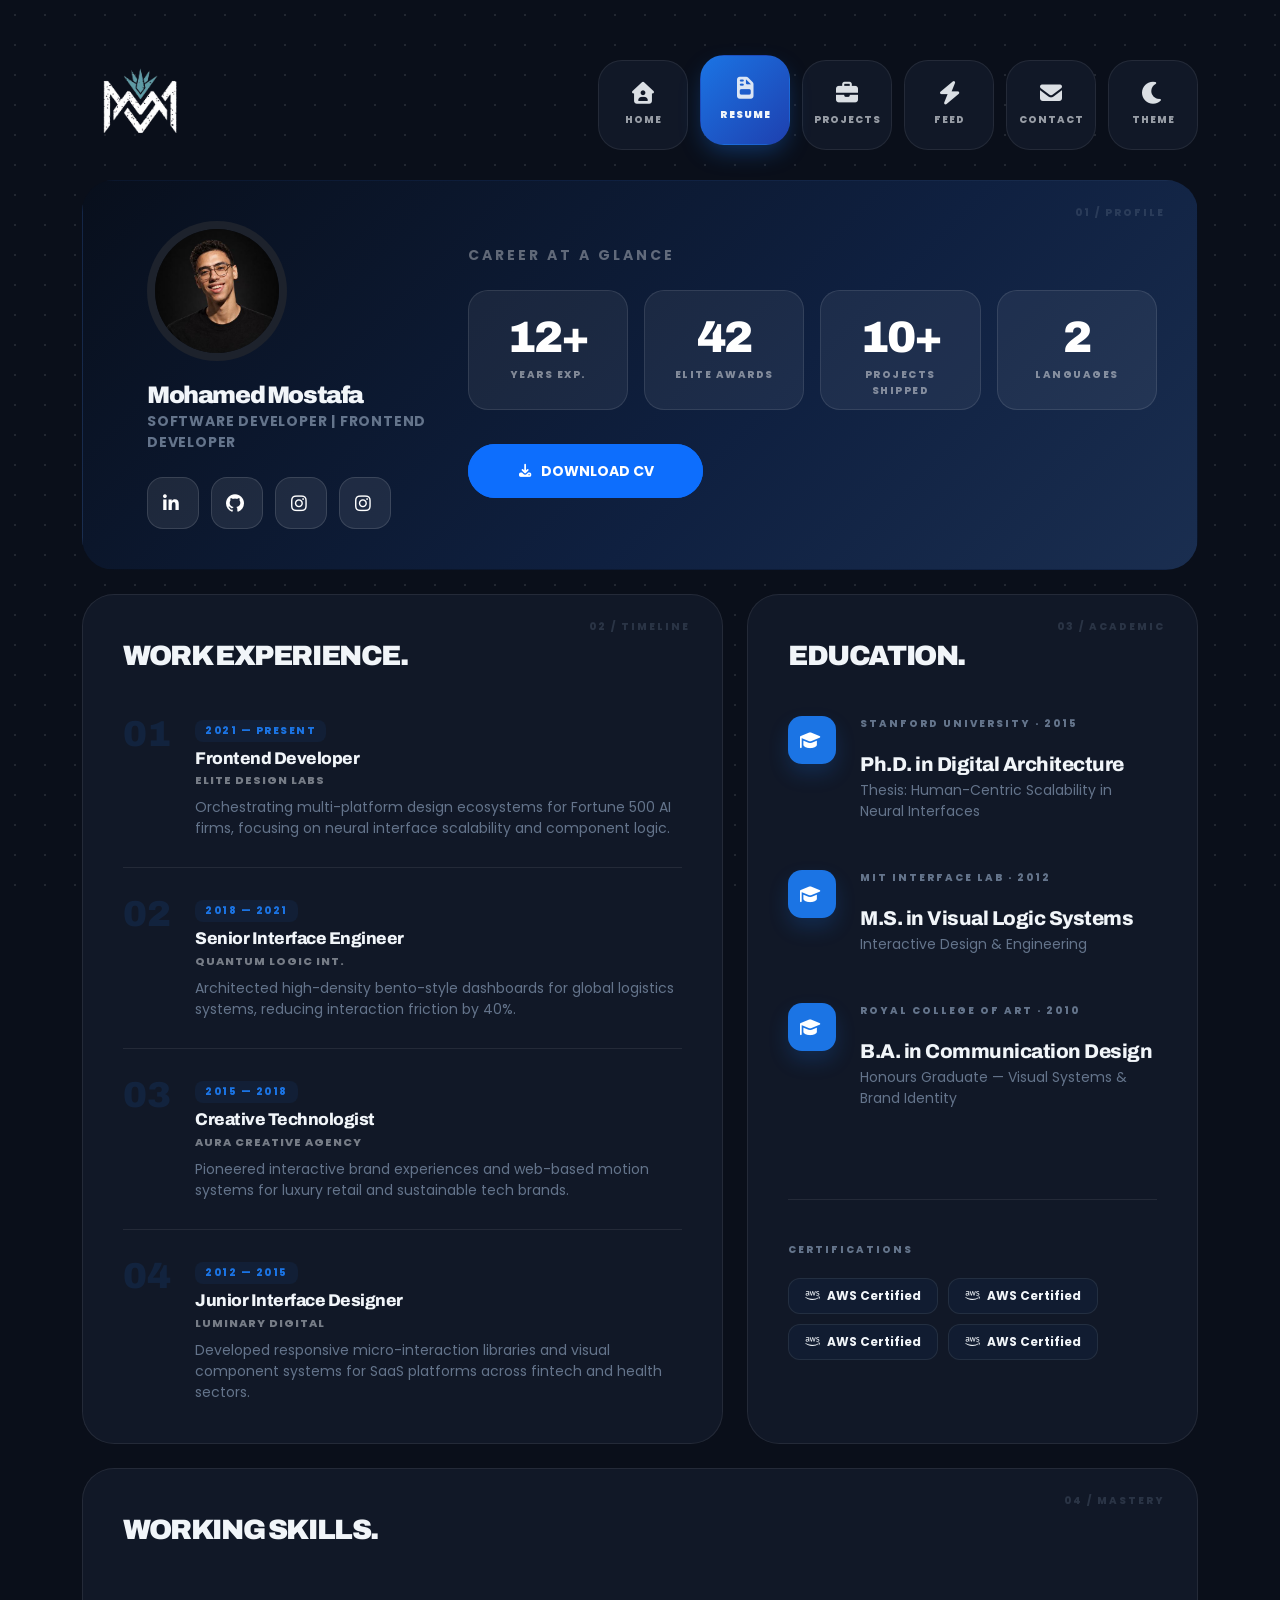
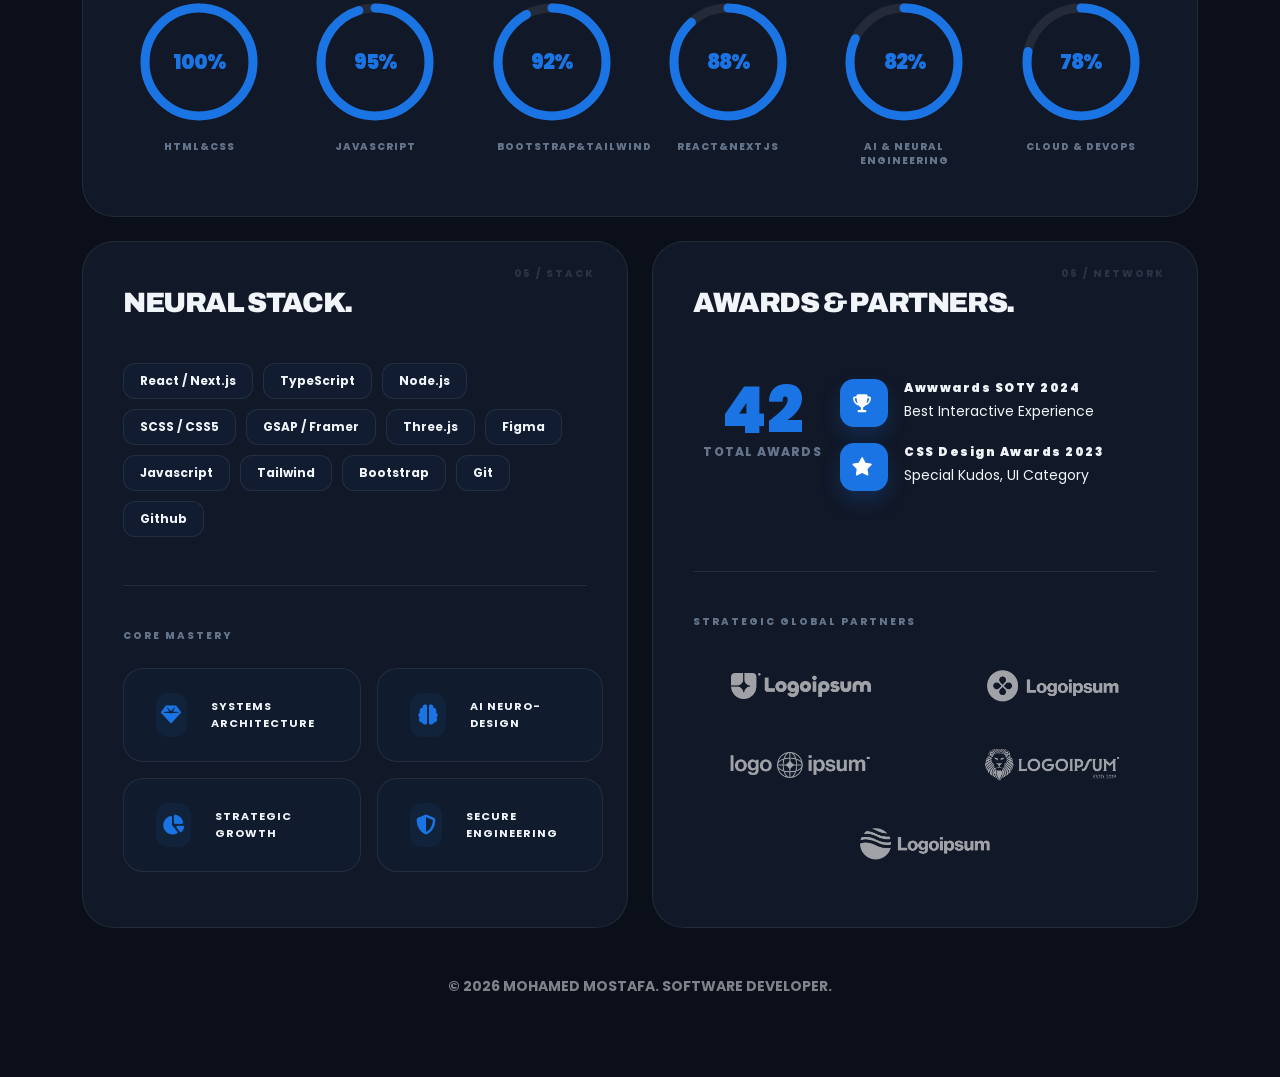
<file: resume.html>
<!DOCTYPE html>
<html lang="en">

<head>
    <meta charset="UTF-8" />
    <meta name="viewport" content="width=device-width, initial-scale=1.0" />
    <meta http-equiv="X-UA-Compatible" content="ie=edge" />
    <meta name="description" content="Mohamed Mostafa Portfolio" />
    <title>Mohamed Mostafa | Frontend Developer</title>
    <link rel="icon" href="./assets/images/MM_transparent.png" type="image/png">
    <!-- google fonts -->
    <!-- Poppins Font -->
    <link rel="preconnect" href="https://fonts.googleapis.com">
    <link rel="preconnect" href="https://fonts.gstatic.com" crossorigin>
    <link
        href="https://fonts.googleapis.com/css2?family=Poppins:ital,wght@0,100;0,200;0,300;0,400;0,500;0,600;0,700;0,800;0,900;1,100;1,200;1,300;1,400;1,500;1,600;1,700;1,800;1,900&display=swap"
        rel="stylesheet">
    <!-- Archivo Font -->
    <link rel="preconnect" href="https://fonts.googleapis.com">
    <link rel="preconnect" href="https://fonts.gstatic.com" crossorigin>
    <link href="https://fonts.googleapis.com/css2?family=Archivo:ital,wght@0,100..900;1,100..900&display=swap"
        rel="stylesheet">
    <!-- Font Awesome -->
    <link rel="stylesheet" href="./assets/css/all.min.css">
    <!-- Main File Css -->
    <link rel="stylesheet" href="./assets/css/style.css">
</head>


<body>
    <div class="wrapper">
        <div class="container">
            <!-- START HEADER -->
            <header class="main_header">
                <div class="logo_Profile">
                    <!-- <a href="index.html">&lt;Mohamed Mostafa &sol;&gt;</a> -->
                    <a href="index.html" class="logo">
                        <img src="./assets/images/MM_transparent.png" alt="Mohamed Mostafa" loding="lazy">
                    </a>
                </div>
                <nav>
                    <a href="index.html">
                        <i class="fa-solid fa-house-user"></i>
                        <span>Home</span>
                    </a>
                    <a href="resume.html" class="active">
                        <i class="fa-solid fa-file-invoice"></i>
                        <span>Resume</span>
                    </a>
                    <a href="projects.html">
                        <i class="fa-solid fa-briefcase"></i>
                        <span>Projects</span>
                    </a>
                    <a href="feeds.html">
                        <i class="fa-solid fa-bolt"></i>
                        <span>feed</span>
                    </a>
                    <a href="contact.html">
                        <i class="fa-solid fa-envelope"></i>
                        <span>Contact</span>
                    </a>
                    <a>
                        <!-- <i class="fa-solid fa-sun"></i> -->
                        <i class="fa-solid fa-moon"></i>
                        <span>theme</span>
                    </a>
                </nav>
            </header>
            <!-- END HEADER -->
            <main class="resume-main-content">
                <section class="profile-card card">
                    <span class="card-number">01 / Profile</span>
                    <div class="intro-box">
                        <div class="img-profile img-resume">
                            <img src="./assets/images/mohamed.jfif" alt="Mohamed Mostafa" loding="lazy">
                        </div>
                        <h3>Mohamed Mostafa</h3>
                        <p>Software Developer | Frontend Developer</p>
                        <div class="social-links social-links--alt">
                            <ul class="social-list">
                                <li class="social-item">
                                    <a href="#" class="social-link social-link--alt">
                                        <i class="fa-brands fa-linkedin-in"></i>
                                    </a>
                                </li>
                                <li class="social-item">
                                    <a href="#" class="social-link social-link--alt">
                                        <i class="fa-brands fa-github"></i>
                                    </a>
                                </li>
                                <li class="social-item">
                                    <a href="#" class="social-link social-link--alt">
                                        <i class="fa-brands fa-instagram"></i>
                                    </a>
                                </li>
                                <li class="social-item">
                                    <a href="#" class="social-link social-link--alt">
                                        <i class="fa-brands fa-instagram"></i>
                                    </a>
                                </li>
                            </ul>
                        </div>
                    </div>
                    <div class="glance-box">
                        <p class="glance-title">Career At A Glance</p>
                        <div class="banner-status-list">
                            <div class="banner-status">
                                <span class="banner-status-num">12+</span>
                                <span class="banner-status-label">Years Exp.</span>
                            </div>
                            <div class="banner-status">
                                <span class="banner-status-num">42</span>
                                <span class="banner-status-label">Elite Awards</span>
                            </div>
                            <div class="banner-status">
                                <span class="banner-status-num">10+</span>
                                <span class="banner-status-label">Projects Shipped</span>
                            </div>
                            <div class="banner-status">
                                <span class="banner-status-num">2</span>
                                <span class="banner-status-label">Languages</span>
                            </div>
                        </div>
                        <a class="btn-primary" href="./assets/files/Mohamed Mostafa (CV).pdf" download>
                            <i class="fa-solid fa-download me-2"></i>
                            Download CV
                        </a>
                    </div>
                </section>
                <!-- Start Work Experience Card -->
                <section class="experience-card card">
                    <span class="card-number">02 / TIMELINE</span>
                    <h2 class="card-title">Work Experience.</h2>
                    <div class="exp-item">
                        <div class="exp-item-num">
                            01
                        </div>
                        <div>
                            <span class="exp-item-date">
                                2021 — Present
                            </span>
                            <h4 class="exp-item-title">Frontend Developer</h4>
                            <span class="exp-item-company">
                                Elite Design Labs
                            </span>
                            <p class="exp-item-desc">
                                Orchestrating multi-platform design ecosystems for Fortune 500 AI firms, focusing on
                                neural
                                interface scalability and component logic.
                            </p>
                        </div>
                    </div>
                    <div class="exp-item">
                        <div class="exp-item-num">
                            02
                        </div>
                        <div>
                            <span class="exp-item-date">
                                2018 — 2021
                            </span>
                            <h4 class="exp-item-title">Senior Interface Engineer</h4>
                            <span class="exp-item-company">
                                Quantum Logic Int.
                            </span>
                            <p class="exp-item-desc">
                                Architected high-density bento-style dashboards for global logistics systems,
                                reducing
                                interaction friction by 40%.
                            </p>
                        </div>
                    </div>
                    <div class="exp-item">
                        <div class="exp-item-num">
                            03
                        </div>
                        <div>
                            <span class="exp-item-date">
                                2015 — 2018
                            </span>
                            <h4 class="exp-item-title">Creative Technologist</h4>
                            <span class="exp-item-company">
                                Aura Creative Agency
                            </span>
                            <p class="exp-item-desc">
                                Pioneered interactive brand experiences and web-based motion systems for luxury
                                retail
                                and
                                sustainable tech brands.
                            </p>
                        </div>
                    </div>
                    <div class="exp-item">
                        <div class="exp-item-num">
                            04
                        </div>
                        <div>
                            <span class="exp-item-date">
                                2012 — 2015
                            </span>
                            <h4 class="exp-item-title">Junior Interface Designer</h4>
                            <span class="exp-item-company">
                                Luminary Digital
                            </span>
                            <p class="exp-item-desc">
                                Developed responsive micro-interaction libraries and visual component systems for
                                SaaS
                                platforms
                                across fintech and health sectors.
                            </p>
                        </div>
                    </div>
                </section>
                <!-- End Work Experience Card -->
                <!-- Start Education Card -->
                <section class="education-card card">
                    <span class="card-number">03 / ACADEMIC</span>
                    <h2 class="card-title">Education.</h2>
                    <div class="edu-items-info">
                        <div class="edu-item">
                            <div class="edu-item-icon">
                                <i class="fa-solid fa-graduation-cap"></i>
                            </div>
                            <div>
                                <span class="edu-item-date">
                                    Stanford University · 2015
                                </span>
                                <h4 class="edu-item-title">Ph.D. in Digital Architecture</h4>
                                <p class="edu-item-desc">
                                    Thesis: Human-Centric Scalability in Neural Interfaces
                                </p>
                            </div>
                        </div>
                        <div class="edu-item">
                            <div class="edu-item-icon">
                                <i class="fa-solid fa-graduation-cap"></i>
                            </div>
                            <div>
                                <span class="edu-item-date">
                                    MIT Interface Lab · 2012
                                </span>
                                <h4 class="edu-item-title">M.S. in Visual Logic Systems</h4>
                                <p class="edu-item-desc">
                                    Interactive Design & Engineering
                                </p>
                            </div>
                        </div>
                        <div class="edu-item">
                            <div class="edu-item-icon">
                                <i class="fa-solid fa-graduation-cap"></i>
                            </div>
                            <div>
                                <span class="edu-item-date">
                                    Royal College of Art · 2010
                                </span>
                                <h4 class="edu-item-title">B.A. in Communication Design</h4>
                                <p class="edu-item-desc">
                                    Honours Graduate — Visual Systems & Brand Identity
                                </p>
                            </div>
                        </div>
                    </div>
                    <div class="card-divider"></div>
                    <div class="edu-certifications">
                        <span class="edu-certifications-title">Certifications</span>
                        <div class="edu-certifications-grid">
                            <div class="edu-certificate">
                                <i class="fa-brands fa-aws me-1"></i>
                                AWS Certified
                                <!-- <span>AWS Certified</span> -->
                            </div>
                            <div class="edu-certificate">
                                <i class="fa-brands fa-aws me-1"></i>
                                AWS Certified
                                <!-- <span>AWS Certified</span> -->
                            </div>
                            <div class="edu-certificate">
                                <i class="fa-brands fa-aws me-1"></i>
                                AWS Certified
                                <!-- <span>AWS Certified</span> -->
                            </div>
                            <div class="edu-certificate">
                                <i class="fa-brands fa-aws me-1"></i>
                                AWS Certified
                                <!-- <span>AWS Certified</span> -->
                            </div>
                        </div>
                    </div>
                </section>
                <!-- End Education Card -->
                <!-- Start Section skills -->
                <section class="skills-card card">
                    <span class="card-number">04 / MASTERY</span>
                    <h2 class="card-title">Working Skills.</h2>
                    <div class="rings-items">
                        <div class="ring-item">
                            <div class="ring-circle">
                                <svg viewBox="0 0 128 128" class="ring-svg">
                                    <circle cx="64" cy="64" r="54" class="ring-track"></circle>
                                    <circle cx="64" cy="64" r="54" class="ring-fill" stroke="url(#ringGrad)"
                                        stroke-dasharray="339.29" stroke-dashoffset="1"></circle>
                                </svg>
                                <span class="ring-pct">100%</span>
                            </div>
                            <span class="ring-name">html&css</span>
                        </div>
                        <div class="ring-item">
                            <div class="ring-circle">
                                <svg viewBox="0 0 128 128" class="ring-svg">
                                    <circle cx="64" cy="64" r="54" class="ring-track"></circle>
                                    <circle cx="64" cy="64" r="54" class="ring-fill" stroke="url(#ringGrad)"
                                        stroke-dasharray="339.29" stroke-dashoffset="16.96"></circle>
                                </svg>
                                <span class="ring-pct">95%</span>
                            </div>
                            <span class="ring-name">javascript</span>
                        </div>
                        <div class="ring-item">
                            <div class="ring-circle">
                                <svg viewBox="0 0 128 128" class="ring-svg">
                                    <circle cx="64" cy="64" r="54" class="ring-track"></circle>
                                    <circle cx="64" cy="64" r="54" class="ring-fill" stroke="url(#ringGrad)"
                                        stroke-dasharray="339.29" stroke-dashoffset="27.14"></circle>
                                </svg>
                                <span class="ring-pct">92%</span>
                            </div>
                            <span class="ring-name">bootstrap&tailwind</span>
                        </div>
                        <div class="ring-item">
                            <div class="ring-circle">
                                <svg viewBox="0 0 128 128" class="ring-svg">
                                    <circle cx="64" cy="64" r="54" class="ring-track"></circle>
                                    <circle cx="64" cy="64" r="54" class="ring-fill" stroke="url(#ringGrad)"
                                        stroke-dasharray="339.29" stroke-dashoffset="40.71"></circle>
                                </svg>
                                <span class="ring-pct">88%</span>
                            </div>
                            <span class="ring-name">react&nextjs</span>
                        </div>
                        <div class="ring-item">
                            <div class="ring-circle">
                                <svg viewBox="0 0 128 128" class="ring-svg">
                                    <circle cx="64" cy="64" r="54" class="ring-track"></circle>
                                    <circle cx="64" cy="64" r="54" class="ring-fill" stroke="url(#ringGrad)"
                                        stroke-dasharray="339.29" stroke-dashoffset="61.07"></circle>
                                </svg>
                                <span class="ring-pct">82%</span>
                            </div>
                            <span class="ring-name">AI & Neural Engineering</span>
                        </div>
                        <div class="ring-item">
                            <div class="ring-circle">
                                <svg viewBox="0 0 128 128" class="ring-svg">
                                    <circle cx="64" cy="64" r="54" class="ring-track"></circle>
                                    <circle cx="64" cy="64" r="54" class="ring-fill" stroke="url(#ringGrad)"
                                        stroke-dasharray="339.29" stroke-dashoffset="74.64"></circle>
                                </svg>
                                <span class="ring-pct">78%</span>
                            </div>
                            <span class="ring-name">Cloud & DevOps</span>
                        </div>
                    </div>
                </section>
                <section class="stack-card card">
                    <span class="card-number">05 / STACK</span>
                    <h2 class="card-title">Neural Stack.</h2>
                    <div class="edu-certifications-grid tech-grid">
                        <div class="edu-certificate">
                            React / Next.js
                        </div>
                        <div class="edu-certificate">
                            TypeScript
                        </div>
                        <div class="edu-certificate">
                            Node.js
                        </div>
                        <div class="edu-certificate">
                            SCSS / CSS5
                        </div>
                        <div class="edu-certificate">
                            GSAP / Framer
                        </div>
                        <div class="edu-certificate">
                            Three.js
                        </div>
                        <div class="edu-certificate">
                            Figma
                        </div>
                        <div class="edu-certificate">
                            Javascript
                        </div>
                        <div class="edu-certificate">
                            Tailwind
                        </div>
                        <div class="edu-certificate">
                            Bootstrap
                        </div>
                        <div class="edu-certificate">
                            Git
                        </div>
                        <div class="edu-certificate">
                            Github
                        </div>
                    </div>
                    <div class="card-divider"></div>
                    <span class="stack-expertise-title">Core Mastery</span>
                    <div class="expertise-list">
                        <div class="expertise-item">
                            <i class="fa-solid fa-gem"></i>
                            <span class="expertise-item-title">Systems Architecture</span>
                        </div>
                        <div class="expertise-item">
                            <i class="fa-solid fa-brain"></i>
                            <span class="expertise-item-title">AI Neuro-Design</span>
                        </div>
                        <div class="expertise-item">
                            <i class="fa-solid fa-chart-pie"></i>
                            <span class="expertise-item-title">Strategic Growth</span>
                        </div>
                        <div class="expertise-item">
                            <i class="fa-solid fa-shield-halved"></i>
                            <span class="expertise-item-title">Secure Engineering</span>
                        </div>
                    </div>
                </section>
                <section class="awards-card card">
                    <span class="card-number">06 / NETWORK</span>
                    <h2 class="card-title">Awards &amp; Partners.</h2>

                    <!-- Awards row -->
                    <div class="awards-summary">
                        <div class="stat-item">
                            <span class="stat-num">42</span>
                            <span class="stat-label">Total Awards</span>
                        </div>
                        <div class="awards-list">
                            <div class="value-item">
                                <div class="value-icon"><i class="fa-solid fa-trophy"></i></div>
                                <div class="value-content">
                                    <div class="value-title">Awwwards SOTY 2024</div>
                                    <p class="value-desc">Best Interactive Experience</p>
                                </div>
                            </div>
                            <div class="value-item">
                                <div class="value-icon"><i class="fa-solid fa-star"></i></div>
                                <div class="value-content">
                                    <div class="value-title">CSS Design Awards 2023</div>
                                    <p class="value-desc">Special Kudos, UI Category</p>
                                </div>
                            </div>
                        </div>
                    </div>

                    <div class="card-divider"></div>

                    <!-- Strategic Partners -->
                    <span class="section-label">Strategic Global Partners</span>
                    <div class="client-grid">
                        <div class="client-item"><img src="./assets/images/logo-ipsum-1.png" class="client-logo"
                                alt="Partner 1"></div>
                        <div class="client-item"><img src="./assets/images/logo-ipsum-2.png" class="client-logo"
                                alt="Partner 2"></div>
                        <div class="client-item"><img src="./assets/images/logo-ipsum-3.png" class="client-logo"
                                alt="Partner 3"></div>
                        <div class="client-item"><img src="./assets/images/logo-ipsum-4.png" class="client-logo"
                                alt="Partner 4"></div>
                        <div class="client-item"><img src="./assets/images/logo-ipsum-5.png" class="client-logo"
                                alt="Partner 5"></div>
                    </div>
                </section>
            </main>

            <footer>
                <p>© 2026 MOHAMED MOSTAFA. Software Developer.</p>
            </footer>
        </div>
    </div>
</body>

</html>
</file>
<file: assets/css/style.css>
:root {
    /* Variable Settings & Theme Handling */
    --color-primary: #1b74e4;
    --color-secondary: #fa5252;
    --color-bg: #0a0f1a;
    --color-text: #f1f5f9;
    --color-text-muted: #64748b;
    --color-card: #111827;
    --color-border: rgba(255, 255, 255, 0.08);
    --color-glass: #111827b3;
    --transition-base: all 0.4s cubic-bezier(0.4, 0, 0.2, 1);
    --radius-3xl: 48px;
    --radius-2xl: 40px;
    --radius-xl: 32px;
    --color-primary-rgb: 27, 116, 228;
    --color-secondary-rgb: 250, 82, 82;
}

* {
    margin: 0;
    padding: 0;
    box-sizing: border-box;
}

body {
    font-family: 'Poppins', sans-serif;
    background-color: var(--color-bg);
    width: 100%;
    min-height: 100dvh;
    color: var(--color-text);
}

body::before {
    content: "";
    position: fixed;
    top: 0;
    left: 0;
    width: 100%;
    height: 100%;
    /* background-image: radial-gradient(rgba(15, 23, 42, 0.15) 1px, transparent 1px); */
    background-image: radial-gradient(#FFFFFF1A 1px, transparent 1px);
    background-size: 30px 30px;
    z-index: -1;
    pointer-events: none;
}

h1,
h2,
h3,
h4,
h5 {
    font-family: "Archivo", sans-serif;
    font-weight: 800;
    letter-spacing: -1.4px;
    line-height: 0.9;
}

a {
    text-decoration: none;
    color: #f1f5f9;
}

li {
    list-style: none;
}

i {
    margin-right: 4px;
}

.wrapper {
    min-height: 100vh;
    position: relative;
    overflow: hidden;
    padding: 60px 0;
}

.container {
    min-height: 100dvh;
    max-width: 1320px;
    margin: 0 auto;
    padding-inline: 12px;
    display: grid;
    grid-template-columns: repeat(12, 1fr);
    grid-template-rows: auto auto auto;
}


.card {
    width: 100%;
    padding: 40px;
    background-color: var(--color-card);
    border: 1px solid var(--color-border);
    z-index: 5;
    border-radius: var(--radius-xl);
    -webkit-border-radius: var(--radius-xl);
    -moz-border-radius: var(--radius-xl);
    -ms-border-radius: var(--radius-xl);
    -o-border-radius: var(--radius-xl);
    transition: var(--transition-base);
    -webkit-transition: var(--transition-base);
    -moz-transition: var(--transition-base);
    -ms-transition: var(--transition-base);
    -o-transition: var(--transition-base);
    position: relative;
}

.card:hover {
    border-color: var(--color-primary);
    box-shadow: 0 40px 80px -20px rgba(27, 117, 228, 0.164);
    transform: translateY(-8px);
    -webkit-transform: translateY(-8px);
    -moz-transform: translateY(-8px);
    -ms-transform: translateY(-8px);
    -o-transform: translateY(-8px);
}

.btn {
    display: inline-block;
    text-transform: uppercase;
    text-align: center;
    background-color: #0d6efd;
    border: 1px solid #0d6efd;
    color: #fff;
    font-size: 14px;
    font-weight: 700;
    cursor: pointer;
    transition: var(--transition-base);
    -webkit-transition: var(--transition-base);
    -moz-transition: var(--transition-base);
    -ms-transition: var(--transition-base);
    -o-transition: var(--transition-base);
    border-radius: 30px;
    -webkit-border-radius: 30px;
    -moz-border-radius: 30px;
    -ms-border-radius: 30px;
    -o-border-radius: 30px;
}

.btn:hover {
    background-color: #0b5ed7;
}

/*------------------ Start Home Page ------------------*/

/* Main Header */
.main_header {
    grid-column: span 12;
    display: flex;
    justify-content: space-between;
    align-items: center;
    margin-bottom: 30px;
}

.logo_Profile {
    display: flex;
    align-items: center;
    justify-content: center;
}

.logo_Profile .logo img {
    width: 115px;
}

nav {
    display: flex;
    align-items: center;
    gap: 12px;
}

nav a {
    display: flex;
    flex-direction: column;
    align-items: center;
    justify-content: center;
    width: clamp(50px, 10vw, 90px);
    padding: 10px 20px;
    aspect-ratio: 1 / 1;
    background-color: #111827;
    border: 1px solid var(--color-border);
    cursor: pointer;
    border-radius: 24px;
    -webkit-border-radius: 24px;
    -moz-border-radius: 24px;
    -ms-border-radius: 24px;
    -o-border-radius: 24px;
    transition: var(--transition-base);
    -webkit-transition: var(--transition-base);
    -moz-transition: var(--transition-base);
    -ms-transition: var(--transition-base);
    -o-transition: var(--transition-base);
    cursor: pointer;
    color: var(--color-text);
}

nav a i {
    font-size: 22px;
    font-weight: 900;
    margin-right: 0px;
    margin-bottom: 8px;
    opacity: 0.9;
}

nav a span {
    font-size: clamp(7px, 1vw, 10px);
    font-weight: 800;
    letter-spacing: 1px;
    opacity: 0.6;
    text-transform: uppercase;
}

nav a.active {
    border-color: transparent;
    background: linear-gradient(135deg, var(--color-primary) 0%, #1e40af 100%);
    box-shadow: 0 10px 25px -5px rgba(var(--color-primary-rgb), 0.4);
    transform: translateY(-5px);
    -webkit-transform: translateY(-5px);
    -moz-transform: translateY(-5px);
    -ms-transform: translateY(-5px);
    -o-transform: translateY(-5px);
}

nav a:hover {
    border-color: transparent;
    background: linear-gradient(135deg, var(--color-primary) 0%, #1e40af 100%);
    box-shadow: 0 10px 25px -5px rgba(var(--color-primary-rgb), 0.4);
    transform: translateY(-5px);
    -webkit-transform: translateY(-5px);
    -moz-transform: translateY(-5px);
    -ms-transform: translateY(-5px);
    -o-transform: translateY(-5px);
}

nav a.active span,
nav a:active i,
nav a:active span {
    font-weight: 900;
    opacity: 1;
}

/* Master Card */
.card-master {
    grid-column: span 12;
    max-width: 1000px;
    margin: 0 auto;
    text-align: center;
    display: flex;
    flex-direction: column;
    padding: 80px 40px;
}

.card-master:hover .img-profile {
    border: 8px solid var(--color-primary);
    transform: scale(1.05) rotate(-3deg);
    -webkit-transform: scale(1.05) rotate(-3deg);
    -moz-transform: scale(1.05) rotate(-3deg);
    -ms-transform: scale(1.05) rotate(-3deg);
    -o-transform: scale(1.05) rotate(-3deg);
}

.avatar-box {
    display: flex;
    justify-content: center;
    align-items: center;
    flex-direction: column;
}

.img-profile {
    background: #0a0f1a;
    width: 160px;
    height: 160px;
    border-radius: var(--radius-2xl);
    overflow: hidden;
    margin-bottom: 24px;
    border: 8px solid #ffffff14;
    transition: var(--transition-base);
    background-position: center;
    -webkit-transition: var(--transition-base);
    -moz-transition: var(--transition-base);
    -ms-transition: var(--transition-base);
    -o-transition: var(--transition-base);
}

.img-profile img {
    width: 100%;
    height: 100%;
    object-fit: cover;
}

.profile-title {
    font-size: clamp(22px, 5vw, 46px);
    font-weight: 900;
    line-height: 1;
    margin-bottom: 8px;
}

.profile-job {
    font-size: clamp(12px, 3vw, 14px);
    font-weight: 700;
    text-transform: uppercase;
    color: var(--color-text-muted);
    letter-spacing: 2.52px;
    margin-bottom: 24px;
}

.social-links {
    margin: 24px 0 48px 0;
}

.social-links--alt {
    margin: 0;
}

.social-list {
    display: flex;
    align-content: center;
    gap: 12px;
}

.social-link {
    width: 52px;
    height: 52px;
    border-radius: 16px;
    background: var(--color-bg);
    display: flex;
    justify-content: center;
    align-items: center;
    color: #f1f5f9;
    font-size: 18px;
    border: 1px solid #ffffff14;
    transition: var(--transition-base);
    -webkit-transition: var(--transition-base);
    -moz-transition: var(--transition-base);
    -ms-transition: var(--transition-base);
    -o-transition: var(--transition-base);
}

.social-link:hover {
    color: #fff;
    border-color: transparent;
    background-color: var(--color-primary);
    transform: translateY(-5px);
    -webkit-transform: translateY(-5px);
    -moz-transform: translateY(-5px);
    -ms-transform: translateY(-5px);
    -o-transform: translateY(-5px);
}

.social-link--alt {
    background-color: rgba(255, 255, 255, 0.08);
    border-color: rgba(255, 255, 255, 0.12);
    color: #fff;
}

.social-link--alt:hover {
    background-color: var(--color-primary);
    border-color: transparent;
}

.contact {
    display: flex;
    align-items: center;
    justify-content: space-between;
    gap: 24px;
    margin-top: 48px;
}

.contact .contact-card {
    width: 300px;
    margin-top: 30px;
}

.contact .contact-card .contact-info {
    background-color: #111827;
    border: 1px solid #ffffff14;
    overflow: hidden;
    padding: 40px;
    position: relative;
    transition: var(--transition-base);
    display: flex;
    flex-direction: column;
    align-items: center;
    justify-content: center;
    min-height: 200px;
    backdrop-filter: blur(20px);
    border-radius: var(--radius-xl);
    -webkit-border-radius: var(--radius-xl);
    -moz-border-radius: var(--radius-xl);
    -ms-border-radius: var(--radius-xl);
    -o-border-radius: var(--radius-xl);
}

.contact .contact-card .contact-info:hover {
    border: 1px solid var(--color-primary);
    transform: translateY(-8px);
    -webkit-transform: translateY(-8px);
    -moz-transform: translateY(-8px);
    -ms-transform: translateY(-8px);
    -o-transform: translateY(-8px);
}

.contact .contact-card .contact-info i {
    font-size: 28px;
    font-weight: 900;
    margin-bottom: 16px;
    color: var(--color-primary);
}

.contact .contact-card .contact-info h5 {
    text-transform: uppercase;
    font-size: 14px;
    font-weight: 700;
    margin-bottom: 8px;
}

.contact .contact-card .contact-info p {
    color: var(--color-text-muted);
    font-size: clamp(12px, 2vw, 14px);
    line-height: 1.6;
    text-align: center;
}

.download_cv {
    padding-top: 16px;
    margin-top: 48px;
}

.btn-primary {
    text-transform: uppercase;
    background-color: #0d6efd;
    border: 1px solid #0d6efd;
    padding: 16px 48px;
    color: #fff;
    font-size: 14px;
    font-weight: 700;
    transition: var(--transition-base);
    border-radius: 30px;
    -webkit-border-radius: 30px;
    -moz-border-radius: 30px;
    -ms-border-radius: 30px;
    -o-border-radius: 30px;
}

.btn-primary:hover {
    background-color: #0b5ed7;
}

footer {
    grid-column: span 12;
    text-align: center;
    margin-top: var(--radius-3xl);
}

footer p {
    font-size: clamp(12px, 2vw, 14px);
    font-weight: 700;
    text-transform: uppercase;
    color: var(--color-text);
    opacity: 0.5;
    margin-bottom: 20px;
}


/*------------------ End Home Page ------------------*/



/* --------------- Start Resume Page --------------- */
main {
    grid-column: span 12;
}

.card-number {
    position: absolute;
    top: 24px;
    right: 32px;
    font-size: 10px;
    font-weight: 800;
    opacity: 0.3;
    text-transform: uppercase;
    letter-spacing: 2px;
    color: var(--color-text-muted);
}

.resume-main-content {
    display: grid;
    grid-template-columns: repeat(12, 1fr);
    grid-gap: 24px;
}

.profile-card,
.skills-card {
    grid-column: span 12;
}

.experience-card {
    grid-column: span 7;
}

.education-card {
    grid-column: span 5;
}

.stack-card {
    grid-column: span 6;
}

.awards-card {
    grid-column: span 6;
}


.profile-card {
    background: linear-gradient(135deg, #080f1c 0%, #0f2040 60%, #1a2e50 100%);
    display: grid;
    grid-template-columns: repeat(12, 1fr);
    position: relative;
    border-color: transparent;
}

.profile-card:hover {
    border-color: transparent;
}

.profile-card:hover .img-profile {
    transform: scale(1.05) rotate(-5deg);
    -webkit-transform: scale(1.05) rotate(-5deg);
    -moz-transform: scale(1.05) rotate(-5deg);
    -ms-transform: scale(1.05) rotate(-5deg);
    -o-transform: scale(1.05) rotate(-5deg);
}

.img-resume {
    width: 140px;
    height: 140px;
    border-radius: 50%;
    -webkit-border-radius: 50%;
    -moz-border-radius: 50%;
    -ms-border-radius: 50%;
    -o-border-radius: 50%;
}

.intro-box {
    display: flex;
    flex-direction: column;
    align-items: flex-start;
    justify-content: center;
    padding-inline: 24px;
    grid-column: span 4;
}

.intro-box h3 {
    font-size: 24px;
    font-weight: 900;
    margin-bottom: 4px;
}

.intro-box p {
    font-size: clamp(12px, 3vw, 14px);
    font-weight: 700;
    text-transform: uppercase;
    color: var(--color-text-muted);
    letter-spacing: 0.8px;
    margin-bottom: 24px;
}

.social-links .social-list {
    display: flex;
}

.glance-box {
    grid-column: span 8;
    margin-top: 24px;
}

.glance-title {
    font-size: 14px;
    font-weight: 700;
    text-transform: uppercase;
    color: rgba(255, 255, 255, 0.35);
    letter-spacing: 3px;
    margin-bottom: 24px;
}

.banner-status-list {
    display: grid;
    grid-template-columns: repeat(12, 1fr);
    align-items: center;
    gap: 16px;
    margin-bottom: 48px;
}

.banner-status-list .banner-status {
    height: 120px;
    grid-column: span 3;
    display: flex;
    flex-direction: column;
    align-items: center;
    text-align: center;
    padding: 24px 16px;
    background: #ffffff0f;
    border: 1px solid #ffffff1a;
    border-radius: 20px;
    flex: 1;
    transition: var(--transition-base);
    -webkit-transition: var(--transition-base);
    -moz-transition: var(--transition-base);
    -ms-transition: var(--transition-base);
    -o-transition: var(--transition-base);
}

.banner-status-list .banner-status:hover {
    background: rgba(var(--color-primary-rgb), 0.25);
    border-color: rgba(var(--color-primary-rgb), 0.4);
    transform: translateY(-4px);
    -webkit-transform: translateY(-4px);
    -moz-transform: translateY(-4px);
    -ms-transform: translateY(-4px);
    -o-transform: translateY(-4px);
}

.banner-status-list .banner-status .banner-status-num {
    display: block;
    font-size: 44px;
    font-weight: 900;
    color: #fff;
    line-height: 1;
    font-family: "Archivo";
    letter-spacing: -2px;
}

.banner-status-list .banner-status .banner-status-label {
    display: block;
    font-size: 10px;
    font-weight: 800;
    text-transform: uppercase;
    letter-spacing: 1.5px;
    color: rgba(255, 255, 255, 0.45);
    margin-top: 8px;
}

.card-title {
    font-size: 28px;
    font-weight: 900;
    margin: 8px 0px 48px 0px;
    text-transform: uppercase;
}

.exp-item {
    display: flex;
    gap: 20px;
    border-bottom: 1px solid var(--color-border);
    margin-bottom: 28px;
    padding-bottom: 28px;
    transition: var(--transition-base);
    -webkit-transition: var(--transition-base);
    -moz-transition: var(--transition-base);
    -ms-transition: var(--transition-base);
    -o-transition: var(--transition-base);
}

.exp-item:last-child {
    border-bottom: none;
    margin-bottom: 0px;
    padding-bottom: 0px;
}

.exp-item:hover {
    transform: translateX(6px);
    -webkit-transform: translateX(6px);
    -moz-transform: translateX(6px);
    -ms-transform: translateX(6px);
    -o-transform: translateX(6px);
}

.exp-item:hover .exp-item-num {
    opacity: 1;
}

.exp-item-num {
    font-size: 36px;
    font-weight: 900;
    font-family: "Archivo";
    color: var(--color-primary);
    opacity: 0.12;
    line-height: 1;
    flex-shrink: 0;
    width: 52px;
    transition: var(--transition-base);
    -webkit-transition: var(--transition-base);
    -moz-transition: var(--transition-base);
    -ms-transition: var(--transition-base);
    -o-transition: var(--transition-base);
}

.exp-item-date {
    display: inline-block;
    font-size: 10px;
    font-weight: 800;
    text-transform: uppercase;
    letter-spacing: 1.5px;
    color: var(--color-primary);
    background: rgba(var(--color-primary-rgb), 0.08);
    padding: 3px 10px;
    border-radius: 8px;
    margin-bottom: 8px;
}

.exp-item-title {
    font-size: 17px;
    margin-bottom: 4px;
    letter-spacing: -0.5px;
    line-height: 1.1;
}

.exp-item-company {
    font-size: 11px;
    font-weight: 800;
    text-transform: uppercase;
    letter-spacing: 1px;
    opacity: 0.45;
    display: block;
    margin-bottom: 8px;
}

.exp-item-desc {
    font-size: 14px;
    color: var(--color-text-muted);
}

/* Education */
.education-card {
    display: flex;
    flex-direction: column;
}

.edu-item {
    display: flex;
    align-items: flex-start;
    gap: 24px;
    margin-bottom: 48px;
}

.edu-item-icon {
    width: 48px;
    height: 48px;
    background: var(--color-primary);
    color: #fff;
    border-radius: 14px;
    display: flex;
    justify-content: center;
    align-items: center;
    font-size: 18px;
    flex-shrink: 0;
    box-shadow: 0 10px 20px rgba(var(--color-primary-rgb), 0.2);
}

.edu-item-date {
    display: block;
    font-size: 10px;
    font-weight: 800;
    text-transform: uppercase;
    letter-spacing: 2px;
    color: var(--color-text-muted);
    margin-bottom: 20px;
}

.edu-item-title {
    font-size: 20px;
    letter-spacing: -0.5px;
    line-height: 1.2;
    margin-bottom: 4px;
}

.edu-item-desc {
    font-size: 14px;
    color: var(--color-text-muted);
    opacity: 1;
}

.card-divider {
    width: 100%;
    height: 1px;
    background: var(--color-border);
    margin: 42px 0px;
}

.edu-certifications-title {
    font-size: 10px;
    font-weight: 800;
    text-transform: uppercase;
    letter-spacing: 2px;
    color: var(--color-text-muted);
    margin-bottom: 20px;
    display: block;
}

.edu-certifications-grid {
    display: flex;
    flex-wrap: wrap;
    gap: 10px;
    margin-top: 10px;
}

.edu-certificate {
    padding: 8px 16px;
    background: rgba(var(--color-primary-rgb), 0.05);
    border: 1px solid var(--color-border);
    border-radius: 12px;
    font-size: 12px;
    font-weight: 700;
    color: var(--color-text);
    transition: var(--transition-base);
    -webkit-transition: var(--transition-base);
    -moz-transition: var(--transition-base);
    -ms-transition: var(--transition-base);
    -o-transition: var(--transition-base);
}

.edu-certificate:hover {
    background: var(--color-primary);
    color: #fff;
    border-color: var(--color-primary);
    transform: translateY(-2px);
}

.edu-certificate i {
    margin-right: 4px;
}

/* Working Skills */

.rings-items {
    display: flex;
    flex-wrap: wrap;
    gap: 24px;
    justify-content: space-around;
    align-items: flex-start;
    padding-block: 8px;
}

.ring-item {
    display: flex;
    flex-direction: column;
    align-items: center;
    gap: 14px;
    flex: 0 0 auto;
}

.ring-name {
    font-size: 10px;
    font-weight: 800;
    text-transform: uppercase;
    letter-spacing: 1px;
    text-align: center;
    max-width: 110px;
    line-height: 1.4;
    color: var(--color-text-muted);
}

.ring-circle {
    position: relative;
    width: 128px;
    height: 128px;
}

.ring-circle .ring-pct {
    position: absolute;
    top: 50%;
    left: 50%;
    transform: translate(-50%, -50%);
    font-size: 20px;
    font-weight: 900;
    color: var(--color-primary);
    letter-spacing: -1px;
}

.ring-circle .ring-svg {
    width: 128px;
    height: 128px;
}

.ring-circle .ring-track {
    fill: none;
    stroke: var(--color-border);
    stroke-width: 9;
}

.ring-circle .ring-fill {
    fill: none;
    stroke: var(--color-primary);
    stroke-width: 9;
    stroke-linecap: round;
    transform-origin: 50% 50%;
    transform: rotate(-90deg);
    -webkit-transform: rotate(-90deg);
    -moz-transform: rotate(-90deg);
    -ms-transform: rotate(-90deg);
    -o-transform: rotate(-90deg);
    transition: stroke-dashoffset 1.6s cubic-bezier(0.4, 0, 0.2, 1);
    -webkit-transition: stroke-dashoffset 1.6s cubic-bezier(0.4, 0, 0.2, 1);
    -moz-transition: stroke-dashoffset 1.6s cubic-bezier(0.4, 0, 0.2, 1);
    -ms-transition: stroke-dashoffset 1.6s cubic-bezier(0.4, 0, 0.2, 1);
    -o-transition: stroke-dashoffset 1.6s cubic-bezier(0.4, 0, 0.2, 1);
}

/* Stack-Card */

.tech-grid {
    margin-bottom: 48px;
}

.stack-expertise-title {
    font-size: 10px;
    font-weight: 800;
    text-transform: uppercase;
    letter-spacing: 2px;
    color: var(--color-text-muted);
    margin-bottom: 20px;
    display: block;
}

.expertise-list {
    display: grid;
    grid-template-columns: repeat(2, 1fr);
    gap: 16px;
    margin-top: 24px;
}

.expertise-item {
    padding: 24px 32px;
    background-color: rgba(var(--color-primary-rgb), 0.03);
    border: 1px solid var(--color-border);
    border-radius: 20px;
    display: flex;
    flex-direction: row;
    align-items: center;
    gap: 20px;
    transition: var(--transition-base);
    -webkit-transition: var(--transition-base);
    -moz-transition: var(--transition-base);
    -ms-transition: var(--transition-base);
    -o-transition: var(--transition-base);
}

.expertise-item:hover {
    background-color: var(--color-primary);
    border-color: var(--color-primary);
    color: #fff;
}

.expertise-item i {
    font-size: 20px;
    color: var(--color-primary);
    width: 44px;
    height: 44px;
    background: rgba(var(--color-primary-rgb), 0.08);
    display: flex;
    justify-content: center;
    align-items: center;
    border-radius: 12px;
    transition: var(--transition-base);
    -webkit-transition: var(--transition-base);
    -moz-transition: var(--transition-base);
    -ms-transition: var(--transition-base);
    -o-transition: var(--transition-base);
}

.expertise-item:hover i {
    color: #fff;
    background: rgba(255, 255, 255, 0.2);
}

.expertise-item-title {
    font-size: 11px;
    font-weight: 700;
    font-family: "poppins";
    text-transform: uppercase;
    letter-spacing: 1px;
}

/* Awards Card*/
.awards-summary {
    display: flex;
    flex-wrap: wrap;
    margin-bottom: 48px;
}

.stat-item,
.awards-list {
    padding-inline: 8px;
    margin-block: 16px;
}

.stat-item {
    text-align: center;
    width: 30%;
}

.awards-list {
    width: 70%;
}

.stat-num {
    font-size: 64px;
    color: var(--color-primary);
    font-weight: 900;
    line-height: 1;
    margin-bottom: 4px;
}

.stat-label {
    display: block;
    font-size: 12px;
    font-weight: 800;
    text-transform: uppercase;
    letter-spacing: 0.1em;
    color: var(--color-text-muted);
}

.value-item {
    display: flex;
    align-items: flex-start;
    gap: 16px;
    margin-bottom: 16px;
}

.value-icon {
    width: 48px;
    height: 48px;
    background: var(--color-primary);
    color: #fff;
    border-radius: 14px;
    display: flex;
    justify-content: center;
    align-items: center;
    font-size: 18px;
    flex-shrink: 0;
    box-shadow: 0 10px 20px rgba(var(--color-primary-rgb), 0.2);
}

.value-title {
    font-size: 12px;
    font-weight: 900;
    letter-spacing: 1.5px;
    margin-bottom: 4px;
    color: var(--color-text);
}

.value-desc {
    font-size: 14px;
    color: var(--color-text);
}

.section-label {
    font-size: 10px;
    font-weight: 800;
    text-transform: uppercase;
    letter-spacing: 2px;
    color: var(--color-text-muted);
    margin-bottom: 20px;
    display: block;
}

.client-grid {
    display: flex;
    justify-content: space-around;
    align-items: center;
    flex-wrap: wrap;
    gap: 40px;
    padding: 20px 0;
}

.client-item .client-logo {
    height: 32px;
    max-width: 140px;
    opacity: 0.6;
    filter: brightness(0) invert(1);
    -webkit-filter: brightness(0) invert(1);
    object-fit: contain;
    transition: var(--transition-base);
    -webkit-transition: var(--transition-base);
    -moz-transition: var(--transition-base);
    -ms-transition: var(--transition-base);
    -o-transition: var(--transition-base);
}

.client-logo:hover {
    opacity: 1;
    transform: scale(1.1);
    -webkit-transform: scale(1.1);
    -moz-transform: scale(1.1);
    -ms-transform: scale(1.1);
    -o-transform: scale(1.1);
}

/* --------------- End Resume Page --------------- */
/* --------------- Start Project Page ---------------*/
.project-main-content {
    display: flex;
    flex-direction: column;
    justify-content: center;
}

.project-main-content .project-card {
    flex-grow: 1;
    background: linear-gradient(135deg, #080f1c 0%, #0a1a35 50%, #112240 100%);
    color: #fff;
    border-color: transparent;
    overflow: hidden;
    margin-bottom: 24px;
}

.project-main-content .project-card::before {
    content: "";
    position: absolute;
    bottom: -80px;
    left: -80px;
    width: 380px;
    height: 380px;
    background: radial-gradient(circle, rgba(27, 116, 228, 0.14) 0%, transparent 70%);
    pointer-events: none;
}

.project-main-content .project-card::after {
    content: "";
    position: absolute;
    top: -60px;
    right: -40px;
    width: 260px;
    height: 260px;
    background: radial-gradient(circle, rgba(250, 82, 82, 0.08) 0%, transparent 70%);
    pointer-events: none;
}

.banner {
    display: flex;
    align-items: center;
}

.intro {
    flex-basis: 60%;
}

.intro .badge-status {
    flex: grow 1;
    display: inline-flex;
    align-items: center;
    gap: 8px;
    padding: 10px 20px;
    background: rgba(255, 255, 255, 0.1);
    color: var(--text-color);
    border-radius: 100px;
    font-size: clamp(6px, 2.1vw, 11px);
    font-weight: 800;
    margin-bottom: 24px;
    width: fit-content;
    letter-spacing: 1px;
    text-transform: uppercase;
    border: 1px solid rgba(255, 255, 255, 0.15);
}

.badge-status i {
    font-size: 6px;
    animation: pulse 2s infinite;
}

@keyframes pulse {
    0% {
        transform: scale(1);
        opacity: 1;
        -webkit-transform: scale(1);
        -moz-transform: scale(1);
        -ms-transform: scale(1);
        -o-transform: scale(1);
    }

    50% {
        transform: scale(1.6);
        opacity: 0.4;
        -webkit-transform: scale(1.6);
        -moz-transform: scale(1.6);
        -ms-transform: scale(1.6);
        -o-transform: scale(1.6);
    }

    100% {
        transform: scale(1);
        opacity: 1;
        -webkit-transform: scale(1);
        -moz-transform: scale(1);
        -ms-transform: scale(1);
        -o-transform: scale(1);
    }
}

.intro .hero-title {
    font-size: clamp(40px, 6vw, 90px);
    font-weight: 900;
    letter-spacing: -0.05em;
    text-transform: uppercase;
    margin-bottom: 24px;
    line-height: 0.85;
    color: var(--color-text);
    word-break: break-word;
    overflow-wrap: break-word;
}

.intro .hero-title span {
    display: inline-block;
    background: linear-gradient(to right, var(--color-primary), var(--color-secondary));
    background-clip: text;
    -webkit-background-clip: text;
    -webkit-text-fill-color: transparent;
}

.hero-desc {
    max-width: 500px;
    font-size: 18px;
    font-weight: 500;
    line-height: 1.6;
    margin-top: 24px;
    margin-bottom: 16px;
    color: rgba(255, 255, 255, 0.55);
}

.banner-stats {
    flex-basis: 40%;
    display: flex;
    flex-wrap: wrap;
    gap: 16px;
}

.banner-stat {
    text-align: center;
    padding: 24px 18px;
    background: rgba(255, 255, 255, 0.06);
    border: 1px solid rgba(255, 255, 255, 0.1);
    border-radius: 20px;
    flex: 1;
    transition: var(--transition-base);
    -webkit-transition: var(--transition-base);
    -moz-transition: var(--transition-base);
    -ms-transition: var(--transition-base);
    -o-transition: var(--transition-base);
}

.banner-stat:hover {
    transform: translateY(-4px);
}

.banner-stat-num {
    font-family: "Archivo", sans-serif;
    display: block;
    font-size: clamp(30px, 5vw, 44px);
    font-weight: 900;
    color: #fff;
    line-height: 1;
    letter-spacing: -2px;
}

.banner-stat-label {
    display: block;
    font-size: clamp(8px, 2vw, 10px);
    font-weight: 800;
    text-transform: uppercase;
    letter-spacing: 1.5px;
    color: rgba(255, 255, 255, 0.45);
    margin-top: 8px;
}


/* Project Hub */
.project-main-content .project-hub-card {
    flex-grow: 1;
    display: flex;
    flex-direction: column;
    gap: 16px;
}

.project-hub-card .hub-header {
    display: flex;
    justify-content: space-between;
    align-items: center;
    margin-top: 16px;
    margin-bottom: 48px;
}

.hub-header {
    display: flex;
    flex-wrap: wrap;
    justify-content: space-between;
    align-items: center;
    gap: 24px;
    margin-top: 16px;
    margin-bottom: 48px;
}


.hub-heading h2 {
    margin-bottom: 4px;
    letter-spacing: -1px;
}

.hub-heading .hub-subtitle {
    font-size: 14px;
    font-weight: 700;
    opacity: 0.5;
}

.filter-group {
    display: flex;
    flex-wrap: wrap;
    gap: 10px;
}

.filter-btn {
    cursor: pointer;
    padding: 12px 24px;
    background: var(--color-bg);
    border: 1px solid var(--color-border);
    border-radius: 100px;
    font-size: clamp(8.5px, 1vw, 11px);
    font-weight: 800;
    text-transform: uppercase;
    letter-spacing: 1px;
    color: var(--color-text-muted);
    transition: var(--transition-base);
    -webkit-transition: var(--transition-base);
    -moz-transition: var(--transition-base);
    -ms-transition: var(--transition-base);
    -o-transition: var(--transition-base);
}

.filter-btn.active {
    background: var(--color-primary);
    color: #fff;
    border-color: var(--color-primary);
    box-shadow: 0 10px 20px rgba(var(--color-primary-rgb), 0.2);
    transform: translateY(-3px);
    -webkit-transform: translateY(-3px);
    -moz-transform: translateY(-3px);
    -ms-transform: translateY(-3px);
    -o-transform: translateY(-3px);
}

.filter-btn:hover {
    background: var(--color-primary);
    color: #fff;
    border-color: var(--color-primary);
    box-shadow: 0 10px 20px rgba(var(--color-primary-rgb), 0.2);
    transform: translateY(-3px);
    -webkit-transform: translateY(-3px);
    -moz-transform: translateY(-3px);
    -ms-transform: translateY(-3px);
    -o-transform: translateY(-3px);
}

.projects-list {
    display: flex;
    flex-direction: column;
    gap: 16px;
}

.project-item {
    padding: 0px;
    background: var(--color-card);
    border: 1px solid var(--color-border);
    overflow: hidden;
    transition: var(--transition-base);
    -webkit-transition: var(--transition-base);
    -moz-transition: var(--transition-base);
    -ms-transition: var(--transition-base);
    -o-transition: var(--transition-base);
    border-radius: 30px;
    -webkit-border-radius: 30px;
    -moz-border-radius: 30px;
    -ms-border-radius: 30px;
    -o-border-radius: 30px;
}

.project-item:hover.card {
    transform: translateY(-5px);
    -webkit-transform: translateY(-5px);
    -moz-transform: translateY(-5px);
    -ms-transform: translateY(-5px);
    -o-transform: translateY(-5px);
}

.project-item .project-row {
    display: flex;
    flex-wrap: wrap;
    transition: transform 0.7s cubic-bezier(0.4, 0, 0.2, 1);
}

.project-img {
    flex: 0 0 42%;
    overflow: hidden;
    position: relative;
    transition: transform 0.7s cubic-bezier(0.4, 0, 0.2, 1);
}

.project-img img {
    width: 100%;
    height: 100%;
    object-fit: cover;
    display: block;
    transition: transform 0.7s cubic-bezier(0.4, 0, 0.2, 1);
}

.project-item .project-row:hover .project-img img {
    transform: scale(1.07);
    -webkit-transform: scale(1.07);
    -moz-transform: scale(1.07);
    -ms-transform: scale(1.07);
    -o-transform: scale(1.07);
}

.project-body {
    flex: 1;
    padding: 36px 44px;
    display: flex;
    flex-direction: column;
    justify-content: center;
    min-height: 260px;
    position: relative;
}

.project-num {
    position: absolute;
    top: 16px;
    right: 28px;
    font-size: clamp(40px, 15vw, 88px);
    font-weight: 900;
    font-family: "Archivo", sans-serif;
    color: var(--color-primary);
    opacity: 0.05;
    line-height: 1;
    letter-spacing: -4px;
    pointer-events: none;
    transition: var(--transition-base);
    -webkit-transition: var(--transition-base);
    -moz-transition: var(--transition-base);
    -ms-transition: var(--transition-base);
    -o-transition: var(--transition-base);
}

.project-cat {
    display: inline-block;
    font-size: 10px;
    font-weight: 800;
    text-transform: uppercase;
    letter-spacing: 1.5px;
    color: var(--color-primary);
    background: rgba(var(--color-primary-rgb), 0.08);
    padding: 4px 12px;
    border-radius: 8px;
    margin-bottom: 14px;
    width: fit-content;
    border: 1px solid rgba(var(--color-primary-rgb), 0.12);
}

.project-title {
    font-size: clamp (20px 5vw 28px);
    font-weight: 900;
    letter-spacing: -1px;
    margin-bottom: 10px;
    cursor: pointer;
    display: inline-block;
    line-height: 1.1;
    color: var(--color-text);
    transition: var(--transition-base);
    -webkit-transition: var(--transition-base);
    -moz-transition: var(--transition-base);
    -ms-transition: var(--transition-base);
    -o-transition: var(--transition-base);
}

.project-desc {
    font-size: 14px;
    color: var(--color-text-muted);
    line-height: 1.65;
    margin-bottom: 24px;
    max-width: 480px;
}

.project-footer {
    display: flex;
    justify-content: space-between;
    align-items: center;
    align-content: flex-start;
    flex-wrap: wrap;
    gap: 10px;
    margin-top: auto;
}

.skills-grid {
    display: flex;
    gap: 10px;
}

.tech-grid {
    display: flex;
    flex-wrap: wrap;
    gap: 10px;
    margin-top: 10px;
}

.tech-tag {
    padding: 8px 16px;
    background: rgba(var(--color-primary-rgb), 0.05);
    border: 1px solid var(--color-border);
    border-radius: 12px;
    font-size: 12px;
    font-weight: 700;
    color: var(--color-text);
    transition: var(--transition-base);
    -webkit-transition: var(--transition-base);
    -moz-transition: var(--transition-base);
    -ms-transition: var(--transition-base);
    -o-transition: var(--transition-base);
}

.tech-tag:hover {
    background: var(--color-primary);
    color: #fff;
    border-color: var(--color-primary);
    transform: translateY(-2px);
}

.project-btn {
    font-size: 16px;
    font-weight: 700;
    padding-inline: 22px;
    padding-block: 12px;
}

/* --------------- End Project Page ---------------*/
/* -------------- Start Feeds Page -------------- */

.feed-main-content {
    display: flex;
    flex-direction: column;
    justify-content: center;
}

.feed-main-content .feed-banner-card {
    flex-grow: 1;
    background: linear-gradient(135deg, #0d0a1f 0%, #140e35 55%, #1c1248 100%);
    color: #fff;
    border-color: transparent;
    overflow: hidden;
    margin-bottom: 24px;
}

.feed-main-content .feed-banner-card::before {
    content: "";
    position: absolute;
    bottom: -80px;
    left: -80px;
    width: 380px;
    height: 380px;
    background: radial-gradient(circle, rgba(27, 116, 228, 0.14) 0%, transparent 70%);
    pointer-events: none;
}

.feed-main-content .feed-banner-card::after {
    content: "";
    position: absolute;
    top: -60px;
    right: -40px;
    width: 260px;
    height: 260px;
    background: radial-gradient(circle, rgba(250, 82, 82, 0.08) 0%, transparent 70%);
    pointer-events: none;
}

.feeds-intro .badge-status {
    background: rgba(124, 58, 237, 0.15);
    color: #a78bfa;
    border-color: rgba(124, 58, 237, 0.2);
}

.feeds-banner .banner-stats {
    flex-grow: 1;
}

.hub-header {
    margin-top: 24px;
    margin-bottom: 48px;
}

.feed-featured {
    display: flex;
    flex-wrap: wrap;
    justify-content: space-between;
    padding: 0px;
    overflow: hidden;
    margin-top: 24px;
    min-height: 320px;
}

.feed-featured:hover .feed-arrow {
    background: var(--color-primary);
    color: #fff;
    transform: rotate(45deg);
    border-color: var(--color-primary);
}

.feed-featured-body {
    flex: 0 0 56%;
    padding: 40px 44px;
    display: flex;
    flex-direction: column;
    justify-content: center;
    position: relative;
}

.feed-label {
    font-size: clamp(5px, 2vw, 10px);
    font-weight: 800;
    text-transform: uppercase;
    letter-spacing: 2px;
    color: var(--color-text-muted);
    margin-bottom: 16px;
    display: flex;
    align-items: center;
    gap: 8px;
}

.feed-label::before {
    content: "";
    display: inline-block;
    width: 24px;
    height: 2px;
    background: var(--color-primary);
    border-radius: 2px;
}

.feed-arrow {
    position: absolute;
    top: 28px;
    right: 28px;
    width: 40px;
    height: 40px;
    border-radius: 50%;
    background: rgba(var(--color-primary-rgb), 0.08);
    border: 1px solid var(--color-border);
    display: flex;
    align-items: center;
    justify-content: center;
    font-size: 13px;
    transition: var(--transition-base);
    -webkit-transition: var(--transition-base);
    -moz-transition: var(--transition-base);
    -ms-transition: var(--transition-base);
    -o-transition: var(--transition-base);
}

.feed-featured-title {
    font-size: clamp(22px, 5vw, 28px);
    font-weight: 900;
    letter-spacing: -1px;
    line-height: 1.15;
    color: var(--color-text);
    text-decoration: none;
    display: block;
    margin-bottom: 14px;
    transition: var(--transition-base);
    -webkit-transition: var(--transition-base);
    -moz-transition: var(--transition-base);
    -ms-transition: var(--transition-base);
    -o-transition: var(--transition-base);
}

.feed-excerpt {
    font-size: 14px;
    color: var(--color-text-muted);
    line-height: 1.65;
    margin-bottom: 24px;
}

.feed-meta {
    display: flex;
    align-items: center;
    gap: 11px;
    font-size: 11px;
    font-weight: 700;
    color: var(--color-text-muted);
    margin-top: auto;
}

.feed-meta img {
    width: 24px;
    height: 24px;
    object-fit: cover;
    border-radius: 50%;
    -webkit-border-radius: 50%;
    -moz-border-radius: 50%;
    -ms-border-radius: 50%;
    -o-border-radius: 50%;
}

.feed-meta .feed-divider {
    width: 1px;
    height: 10px;
    background: var(--color-border);
}

.feed-date {
    margin-left: auto;
}

.feed-featured-img {
    flex: 0 0 42%;
    overflow: hidden;
    position: relative;
    transition: transform 0.7s cubic-bezier(0.4, 0, 0.2, 1);
}

.feed-featured-img img {
    width: 100%;
    height: 100%;
    object-fit: cover;
    display: block;
    transition: transform 0.7s cubic-bezier(0.4, 0, 0.2, 1);
}

.feed-featured:hover .feed-featured-img img {
    transform: scale(1.06);
    -webkit-transform: scale(1.06);
    -moz-transform: scale(1.06);
    -ms-transform: scale(1.06);
    -o-transform: scale(1.06);
}


.feed-grid {
    display: flex;
    flex-wrap: wrap;
    align-items: center;
    gap: 24px;
}

.feed-item {
    flex: 1 0 48%;
    padding: 0px;
    overflow: hidden;
    margin-top: 24px;
    transition: var(--transition-base);
    -webkit-transition: var(--transition-base);
    -moz-transition: var(--transition-base);
    -ms-transition: var(--transition-base);
    -o-transition: var(--transition-base);
}

.feed-item-img {
    aspect-ratio: 16 / 9;
    overflow: hidden;
    position: relative;
}

.feed-item-img img {
    width: 100%;
    height: 100%;
    object-fit: cover;
    display: block;
    transition: transform 0.7s cubic-bezier(0.4, 0, 0.2, 1);
}

.feed-item:hover .feed-item-img img {
    transform: scale(1.06);
    -webkit-transform: scale(1.06);
    -moz-transform: scale(1.06);
    -ms-transform: scale(1.06);
    -o-transform: scale(1.06);
}

.feed-item-body {
    padding: 24px 28px;
    display: flex;
    flex-direction: column;
    flex: 1;
}

.tag-hardware {
    background: rgba(234, 88, 12, 0.12);
    color: #ea580c;
}

.post-tag {
    align-self: flex-start;
    display: inline-flex;
    align-items: center;
    padding: 5px 12px;
    margin-bottom: 16px;
    border-radius: 100px;
    font-size: 10px;
    font-weight: 800;
    letter-spacing: 1.5px;
    text-transform: uppercase;
    background: rgba(255, 255, 255, 0.14);
    color: #fff;
    transition: var(--transition-base);
    -webkit-transition: var(--transition-base);
    -moz-transition: var(--transition-base);
    -ms-transition: var(--transition-base);
    -o-transition: var(--transition-base);
}

.feed-item-title {
    font-size: 17px;
    font-weight: 900;
    letter-spacing: -0.5px;
    line-height: 1.35;
    color: var(--color-text);
    text-decoration: none;
    display: block;
    margin-bottom: 14px;
    transition: var(--transition-base);
    -webkit-transition: var(--transition-base);
    -moz-transition: var(--transition-base);
    -ms-transition: var(--transition-base);
    -o-transition: var(--transition-base);
}



/* --------------- End Feeds Page --------------- */
/* --------------- Start Contact Page --------------- */

.contact-main-content {
    display: flex;
    flex-direction: column;
    justify-content: center;
    margin-bottom: 24px;
    gap: 24px;
}

.contact-grid {
    display: flex;
    flex-wrap: wrap;
    gap: 24px;
}

.connection-card {
    flex: 0 0 40.6%;
}

.connection-intro {
    margin-top: 24px;
    margin-bottom: 48px;
}

.status-badge {
    display: inline-flex;
    align-items: center;
    gap: 8px;
    padding: 10px 20px;
    background: rgba(var(--color-primary-rgb), 0.1);
    color: var(--color-primary);
    border-radius: 100px;
    font-size: 11px;
    font-weight: 800;
    margin-bottom: 24px;
    width: fit-content;
    letter-spacing: 1px;
    text-transform: uppercase;
    border: 1px solid rgba(var(--color-primary-rgb), 0.1);
}

.connection-title {
    font-family: "Archivo", sans-serif;
    font-size: clamp(40px, 5vw, 68px);
    font-weight: 900;
    letter-spacing: -0.05em;
    text-transform: uppercase;
    margin-bottom: 24px;
    color: var(--color-text);
    line-height: 0.85;
    word-break: break-word;
    overflow-wrap: break-word;
}

.connection-title span {
    display: inline-block;
    background: linear-gradient(to right, var(--color-primary), var(--color-secondary));
    background-clip: text;
    -webkit-background-clip: text;
    -webkit-text-fill-color: transparent;
}

.connection-desc {
    font-size: 15px;
    line-height: 1.7;
    max-width: 380px;
    opacity: 0.9;
    margin-bottom: 16px;
    color: var(--color-text-muted)
}

.reach-list {
    display: flex;
    flex-direction: column;
    gap: 12px;
    margin-top: 20px;
    margin-bottom: 48px;
}

.reach-item {
    display: flex;
    align-items: center;
    gap: 16px;
    padding: 14px 18px;
    background: rgba(var(--color-primary-rgb), 0.03);
    border: 1px solid var(--color-border);
    border-radius: 20px;
    transition: var(--transition-base);
    -webkit-transition: var(--transition-base);
    -moz-transition: var(--transition-base);
    -ms-transition: var(--transition-base);
    -o-transition: var(--transition-base);
}

.reach-item:hover {
    border-color: var(--color-primary);
    background: rgba(var(--color-primary-rgb), 0.06);
    transform: translateX(6px);
}

.reach-item:hover .reach-icon {
    background: var(--color-primary);
    color: #fff;
}

.reach-item:hover .reach-info .reach-value {
    color: var(--color-primary);
}

.reach-item .reach-icon {
    width: 44px;
    height: 44px;
    min-width: 44px;
    background: rgba(var(--color-primary-rgb), 0.08);
    border-radius: 12px;
    display: flex;
    align-items: center;
    justify-content: center;
    color: var(--color-primary);
    font-size: 16px;
    transition: var(--transition-base);
    -webkit-transition: var(--transition-base);
    -moz-transition: var(--transition-base);
    -ms-transition: var(--transition-base);
    -o-transition: var(--transition-base);
}

.reach-info .reach-label {
    font-size: 10px;
    font-weight: 800;
    letter-spacing: 2px;
    text-transform: uppercase;
    color: var(--color-text-muted);
    display: block;
    margin-bottom: 3px;
}

.reach-info .reach-value {
    font-size: 14px;
    font-weight: 700;
    color: var(--color-text);
    text-decoration: none;
    transition: color 0.3s ease;
}

.social-links--pill {
    margin: 0px;
}

.intake-card {
    flex: 1;
    display: flex;
    flex-direction: column;
}

.intake-intro {
    margin-top: 24px;
    margin-bottom: 24px;
}

.intake-intro .intake-title {
    font-size: 28px;
    font-weight: 900;
    letter-spacing: -1px;
    text-transform: uppercase;
    margin-bottom: 4px;
}

.intake-intro .intake-subtitle {
    font-size: 14px;
    font-weight: 700;
    opacity: 0.5;
}

.intake-form {
    display: flex;
    flex-direction: column;
    flex-grow: 1;
}

.form-row {
    display: flex;
    flex-wrap: wrap;
    flex-grow: 1;
    width: 100%;
}

.form-field {
    display: flex;
    flex-direction: column;
    flex-grow: 1;
    flex-basis: 50%;
    padding-inline: 12px;
    margin-top: 24px;
    gap: 8px;
}

.form-field label {
    font-size: 10px;
    font-weight: 800;
    text-transform: uppercase;
    letter-spacing: 2px;
    color: var(--color-text-muted);
}

.form-field .form-input {
    background: var(--color-bg);
    border: 1.5px solid var(--color-border);
    border-radius: 14px;
    padding: 15px 20px;
    font-size: 14px;
    font-weight: 500;
    color: var(--color-text);
    font-family: "Poppins", sans-serif;
    width: 100%;
    transition: border-color 0.25s ease, box-shadow 0.25s ease, background 0.25s ease;
    outline: none;
    -webkit-appearance: none;
    appearance: none;
}

.form-input::placeholder {
    color: var(--color-text-muted);
    opacity: 0.5;
    font-weight: 400;
}

.form-input:hover {
    border-color: rgba(var(--color-primary-rgb), 0.35);
}

.form-input:focus {
    border-color: var(--color-primary);
    background: var(--color-card);
    box-shadow: 0 0 0 4px rgba(var(--color-primary-rgb), 0.1);
}

textarea.form-input {
    resize: vertical;
    min-height: 140px;
    max-height: 200px;
    overflow-y: auto;
    line-height: 1.65;
}

.form-field--full {
    flex-basis: 100%;
}

.form-footer {
    border-top: 1px solid var(--color-border);
    display: flex;
    flex-wrap: wrap;
    align-items: center;
    justify-content: space-between;
    gap: 16px;
    margin-top: 24px;
    padding-top: 24px;
}

.form-note {
    font-size: 14px;
    font-weight: 700;

}

.form-note i {
    margin-right: 8px;
}

.intake-submit {
    padding: 16px 48px;
}

.reach-stats-card:hover .reach-stat-icon--green,
.reach-stats-card:hover .reach-stat-metric--green {
    background: #10b981;
    color: #fff !important;
}

.reach-stats-card:hover .reach-stat-icon--coral,
.reach-stats-card:hover .reach-stat-metric--coral {
    background: var(--color-secondary);
    color: #fff !important;
}

.reach-stats-card:hover .reach-stat-icon--blue,
.reach-stats-card:hover .reach-stat-metric--blue {
    background: var(--color-primary);
    color: #fff;
}

.reach-stats-card:hover .reach-stat-icon--purple,
.reach-stats-card:hover .reach-stat-metric--purple {
    background: var(--color-primary);
    color: #fff;
}

.reach-stats-list {
    margin-top: 24px;
    display: flex;
    align-items: center;
    flex-wrap: wrap;
    flex-grow: 1;
    /* gap: 24px; */
}

.reach-stat-item {
    display: flex;
    flex-direction: column;
    align-items: center;
    flex-grow: 1;
    flex-basis: 25%;
    text-align: center;
    padding: 24px;
    border-right: 1px solid rgba(255, 255, 255, 0.08);
}

.reach-stat-item:last-child {
    border: none;
}

.reach-stat-icon--green,
.reach-stat-metric--green {
    background: rgba(16, 185, 129, 0.1);
    color: #10b981 !important;
}

.reach-stat-icon--coral,
.reach-stat-metric--coral {
    background: rgba(250, 82, 82, 0.1);
    color: var(--color-secondary) !important;
}

.reach-stat-icon--blue {
    background: rgba(27, 116, 228, 0.1);
    color: var(--color-primary);
}

.reach-stat-icon--purple {
    background: rgba(124, 58, 237, 0.1);
    color: #7c3aed;
}

.reach-stat-icon {
    width: 52px;
    height: 52px;
    min-height: 52px;
    border-radius: 16px;
    display: flex;
    align-items: center;
    justify-content: center;
    font-size: 20px;
    margin: 0px auto 16px auto;
    transition: var(--transition-base);
    -webkit-transition: var(--transition-base);
    -moz-transition: var(--transition-base);
    -ms-transition: var(--transition-base);
    -o-transition: var(--transition-base);
}

.reach-stat-metric {
    width: 100%;
    font-family: "Archivo", sans-serif;
    font-size: 40px;
    font-weight: 900;
    letter-spacing: -2px;
    line-height: 1;
    color: var(--color-text);
    margin-bottom: 6px;
}

.reach-stat-title {
    font-size: 11px;
    font-weight: 800;
    letter-spacing: 1.5px;
    text-transform: uppercase;
    color: var(--color-text);
    margin-bottom: 8px;
}

.reach-stat-desc {
    font-size: 12px;
    color: var(--color-text-muted);
    font-weight: 500;
    line-height: 1.5;
}

/* --------------- End Contact Page --------------- */

/* --------------- End My Portfolio --------------- */

/*--------------- Start Media Queries ---------------*/

@media screen and (max-width: 1400px) {
    .container {
        max-width: 1140px;
    }
}

@media screen and (max-width: 1200px) {
    .container {
        max-width: 960px;
    }

    .card-master {
        width: 100%;
    }

    .hero-desc {
        font-size: 15px;
    }

}

@media screen and (max-width: 992px) {
    .container {
        max-width: 720px;
    }

    .main_header {
        flex-flow: column wrap;
        gap: 16px;
    }

    .card-master {
        padding: 40px 20px;
        border-radius: 30px;
    }

    .contact {
        flex-flow: row wrap;
    }

    .contact .contact-card {
        flex-grow: 1;
    }

    /* Resume Page */
    .experience-card,
    .education-card,
    .stack-card,
    .awards-card,
    .intro-box,
    .glance-box,
    .expertise-item {
        grid-column: span 12;
    }

    .intro-box {
        grid-column: span 12;
        display: flex;
        flex-direction: column;
        align-items: center;
        padding-inline: 5px;
        text-align: center;
    }

    /*------------- Start Project Page -------------*/
    .banner,
    .project-row,
    .hub-header {
        flex-direction: column;
    }

    .intro .badge-status {
        padding: 8px 15px;
    }

    .hub-heading,
    .filter-group {
        width: 100%;
    }

    .intro,
    .banner-stats {
        width: 100%;
    }

    .banner-stats {
        margin-top: 54px;
    }

    /*------------- End Project Page -------------*/
    /*------------- Start Feeds Page -------------*/
    .feeds-intro,
    .feeds-banner {
        width: 100%;
    }

    /*------------- End Feeds Page -------------*/

    .contact-grid {
        flex-direction: column;
    }

    .reach-stat-item {
        flex-basis: 40%;
    }

    .reach-stat-item:nth-child(1) {
        border-bottom: 1px solid rgba(255, 255, 255, 0.08);
    }

    .reach-stat-item:nth-child(2) {
        border-right: 0px;
        border-bottom: 1px solid rgba(255, 255, 255, 0.08);
    }

}

@media screen and (max-width: 768px) {
    .container {
        max-width: 740px;
    }

    nav {
        padding: 24px 0px;
    }

    nav a {
        border-radius: 12px;
        -webkit-border-radius: 12px;
        -moz-border-radius: 12px;
        -ms-border-radius: 12px;
        -o-border-radius: 12px;
    }

    nav a i {
        font-size: clamp(14px, 5vw, 22px);
        margin-bottom: 4px;
    }

    .glance-box {
        display: flex;
        flex-direction: column;
        justify-content: center;
        align-items: center;
    }

    .contact-grid {
        flex-direction: column;
    }

    .reach-stat-item {
        flex-basis: 40%;
    }

    .reach-stat-item:nth-child(1) {
        border-bottom: 1px solid rgba(255, 255, 255, 0.08);
    }

    .reach-stat-item:nth-child(2) {
        border-right: 0px;
        border-bottom: 1px solid rgba(255, 255, 255, 0.08);
    }

}

@media screen and (max-width: 576px) {
    .container {
        max-width: 540px;
    }

    .btn {
        font-size: 12px;
    }

    .card {
        padding: 40px 20px;
    }

    .logo_Profile .logo img {
        width: 80px;
    }

    .card-master {
        width: 100%;
        padding: 40px 20px;
    }

    nav a {
        padding-inline: 15px;
    }

    nav a span {
        font-size: 7px;
    }

    nav a i {
        font-size: 14px;
        margin-bottom: 4px;
    }

    .banner-status-list {
        display: flex;
        flex-wrap: wrap;
    }

    .banner-status {
        width: 100%;
    }

    .contact {
        flex-flow: column wrap;
        width: 100%;
        gap: 0px;
    }

    .contact .contact-card {
        width: 100%;
    }

    /* Resume Page */
    .awards-summary {
        flex-direction: column;
        align-items: flex-start;
    }

    .client-item .client-logo {
        height: 20px;
    }

    /*------------- Start Project Page -------------*/

    .project-item {
        padding: 0px;
    }

    .project-body {
        width: 100%;
        padding: 24px;
        min-height: auto;
    }


    /*------------- End Project Page -------------*/
    .feed-featured {
        flex-direction: column;
    }

    .feed-featured,
    .feed-item {
        padding: 0;
    }

    .feed-featured-body {
        padding: 24px;
    }

    /* ------------- End Feeds Page ------------- */

    .form-row {
        display: block;
    }
}


/* --------------- End Media Queries --------------- */
</file>
